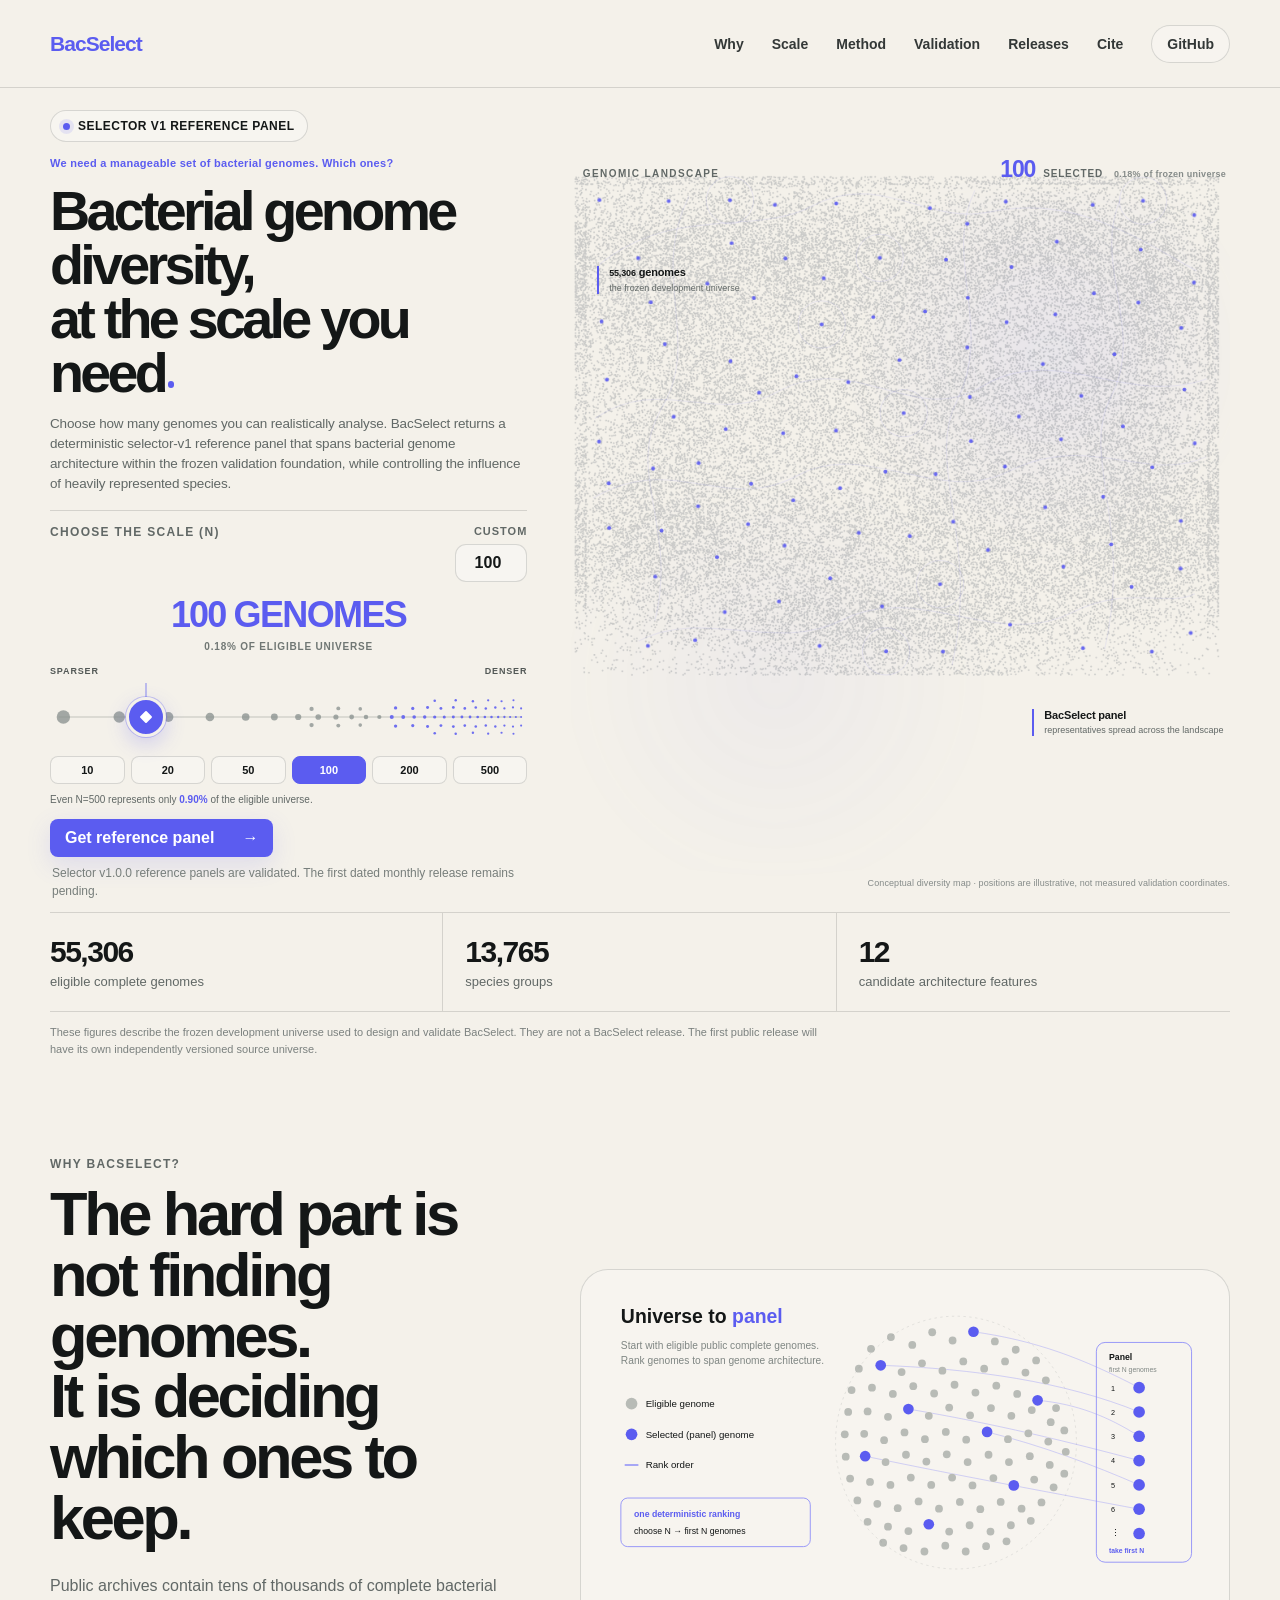
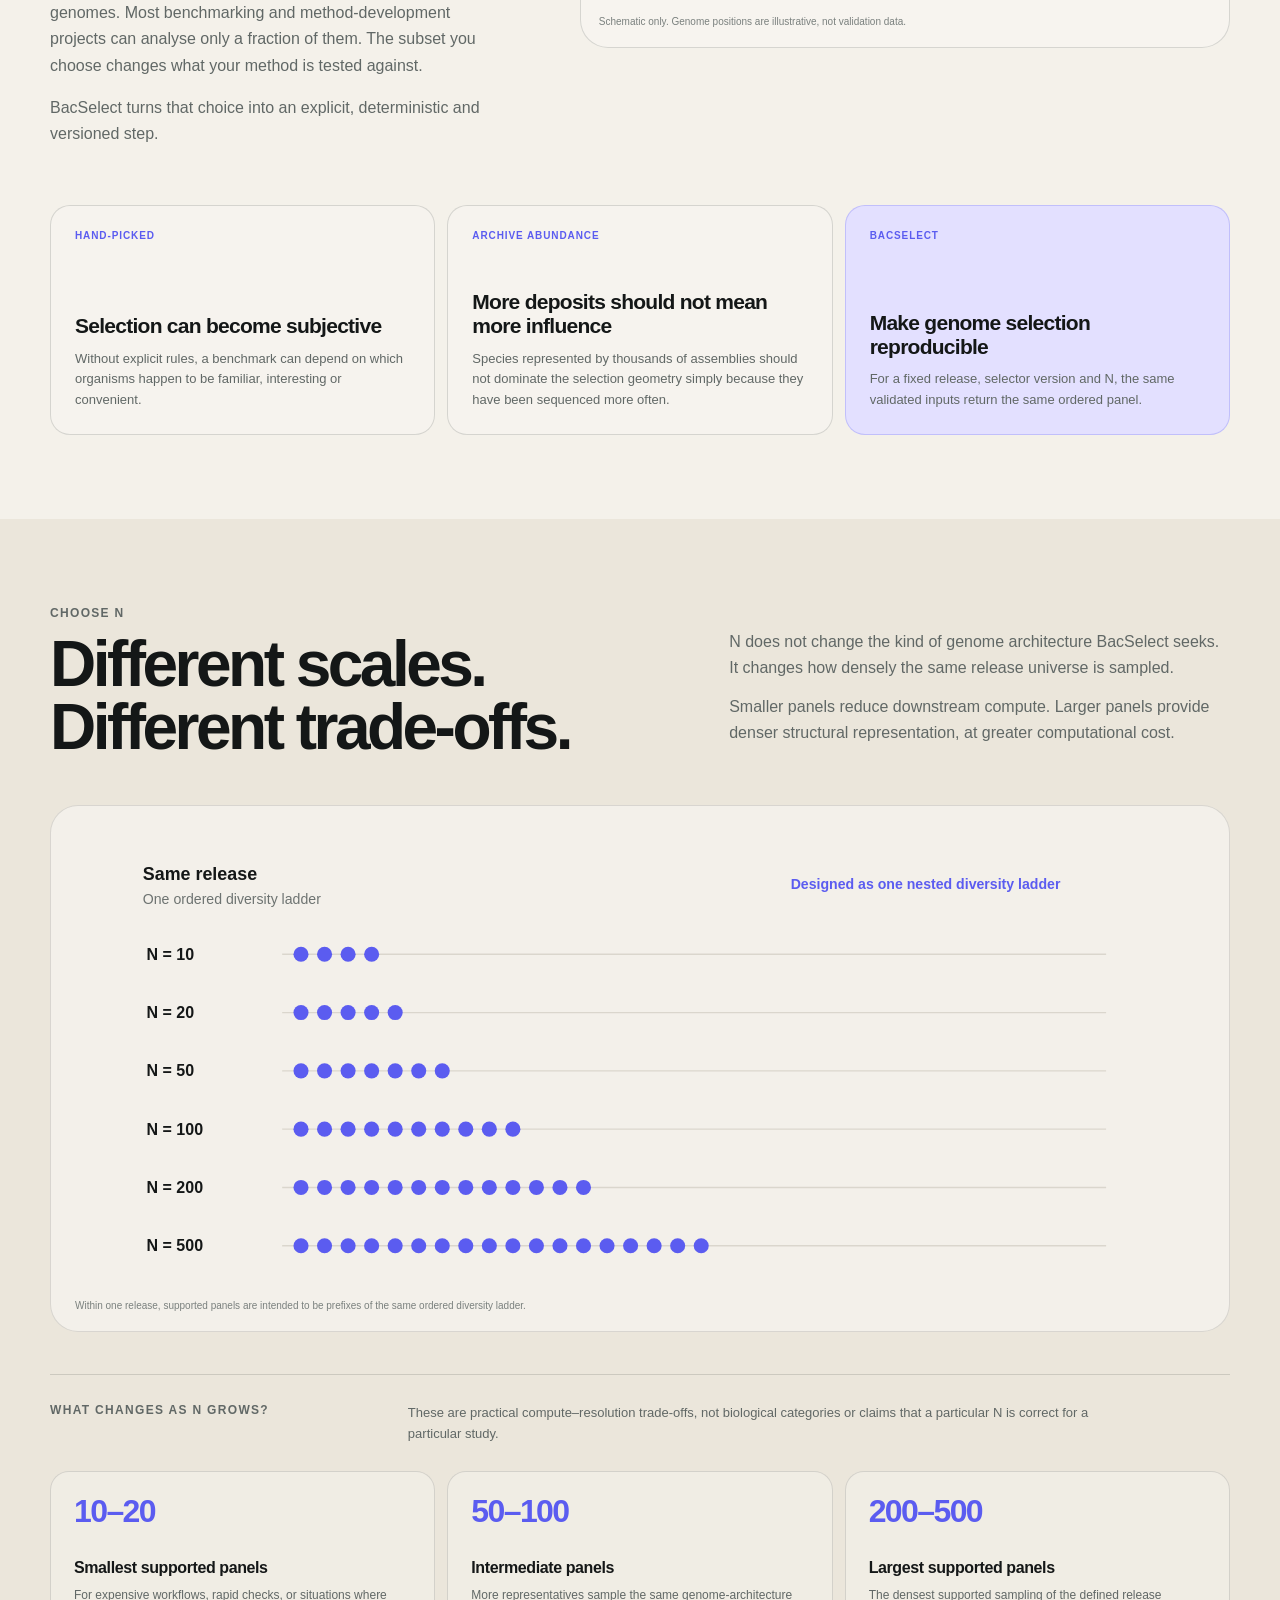
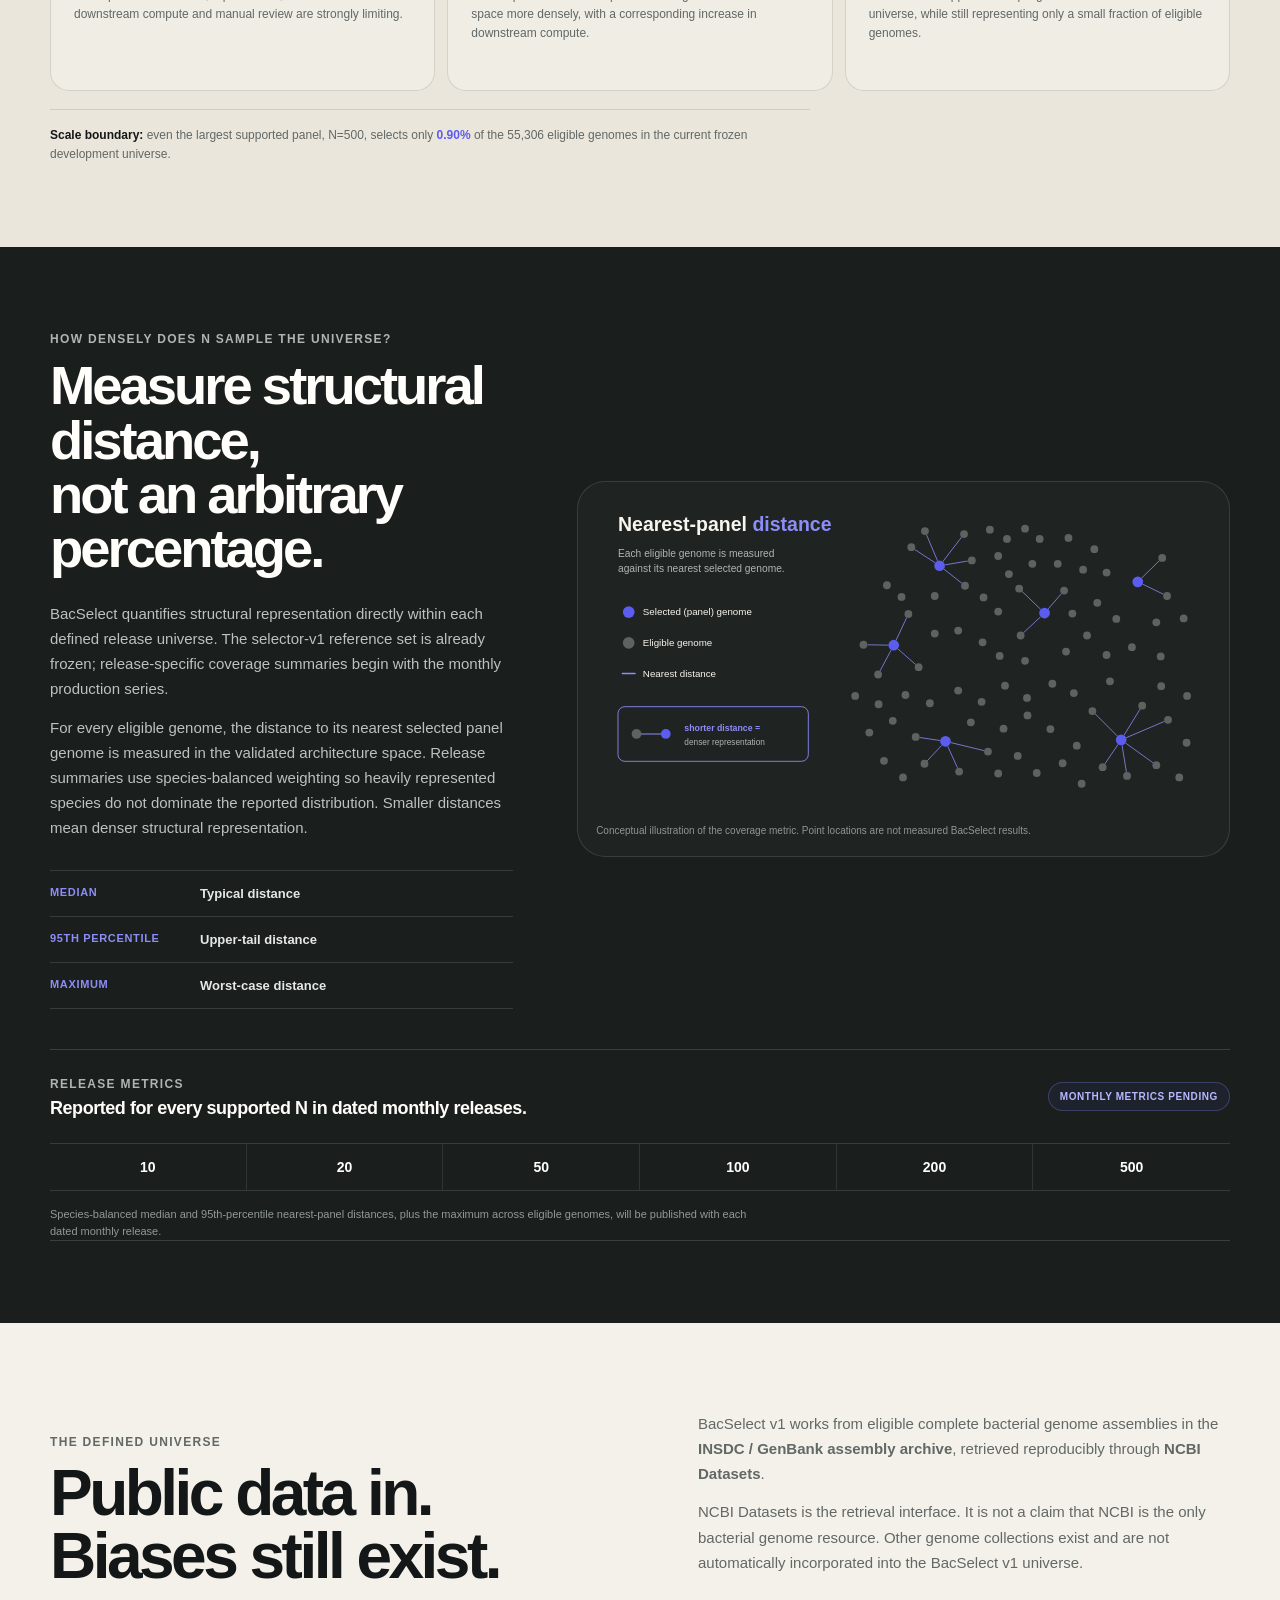
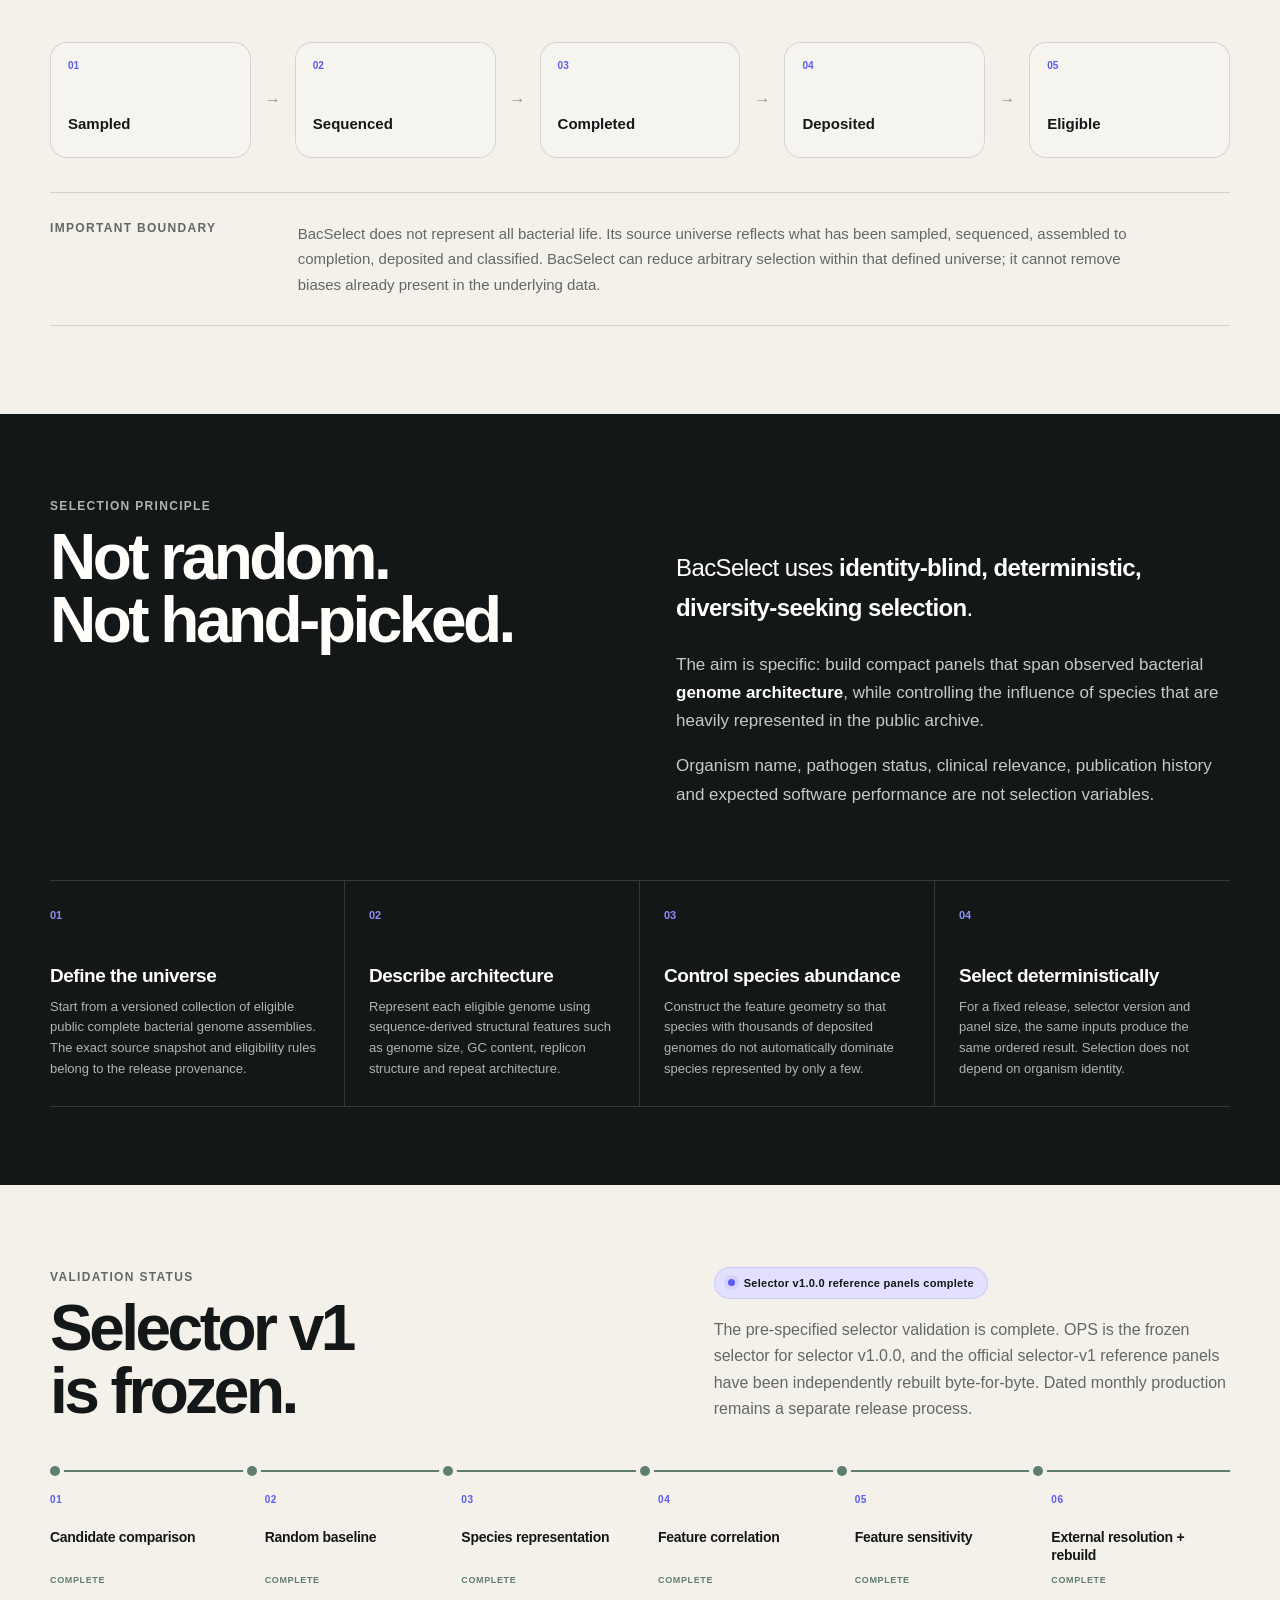
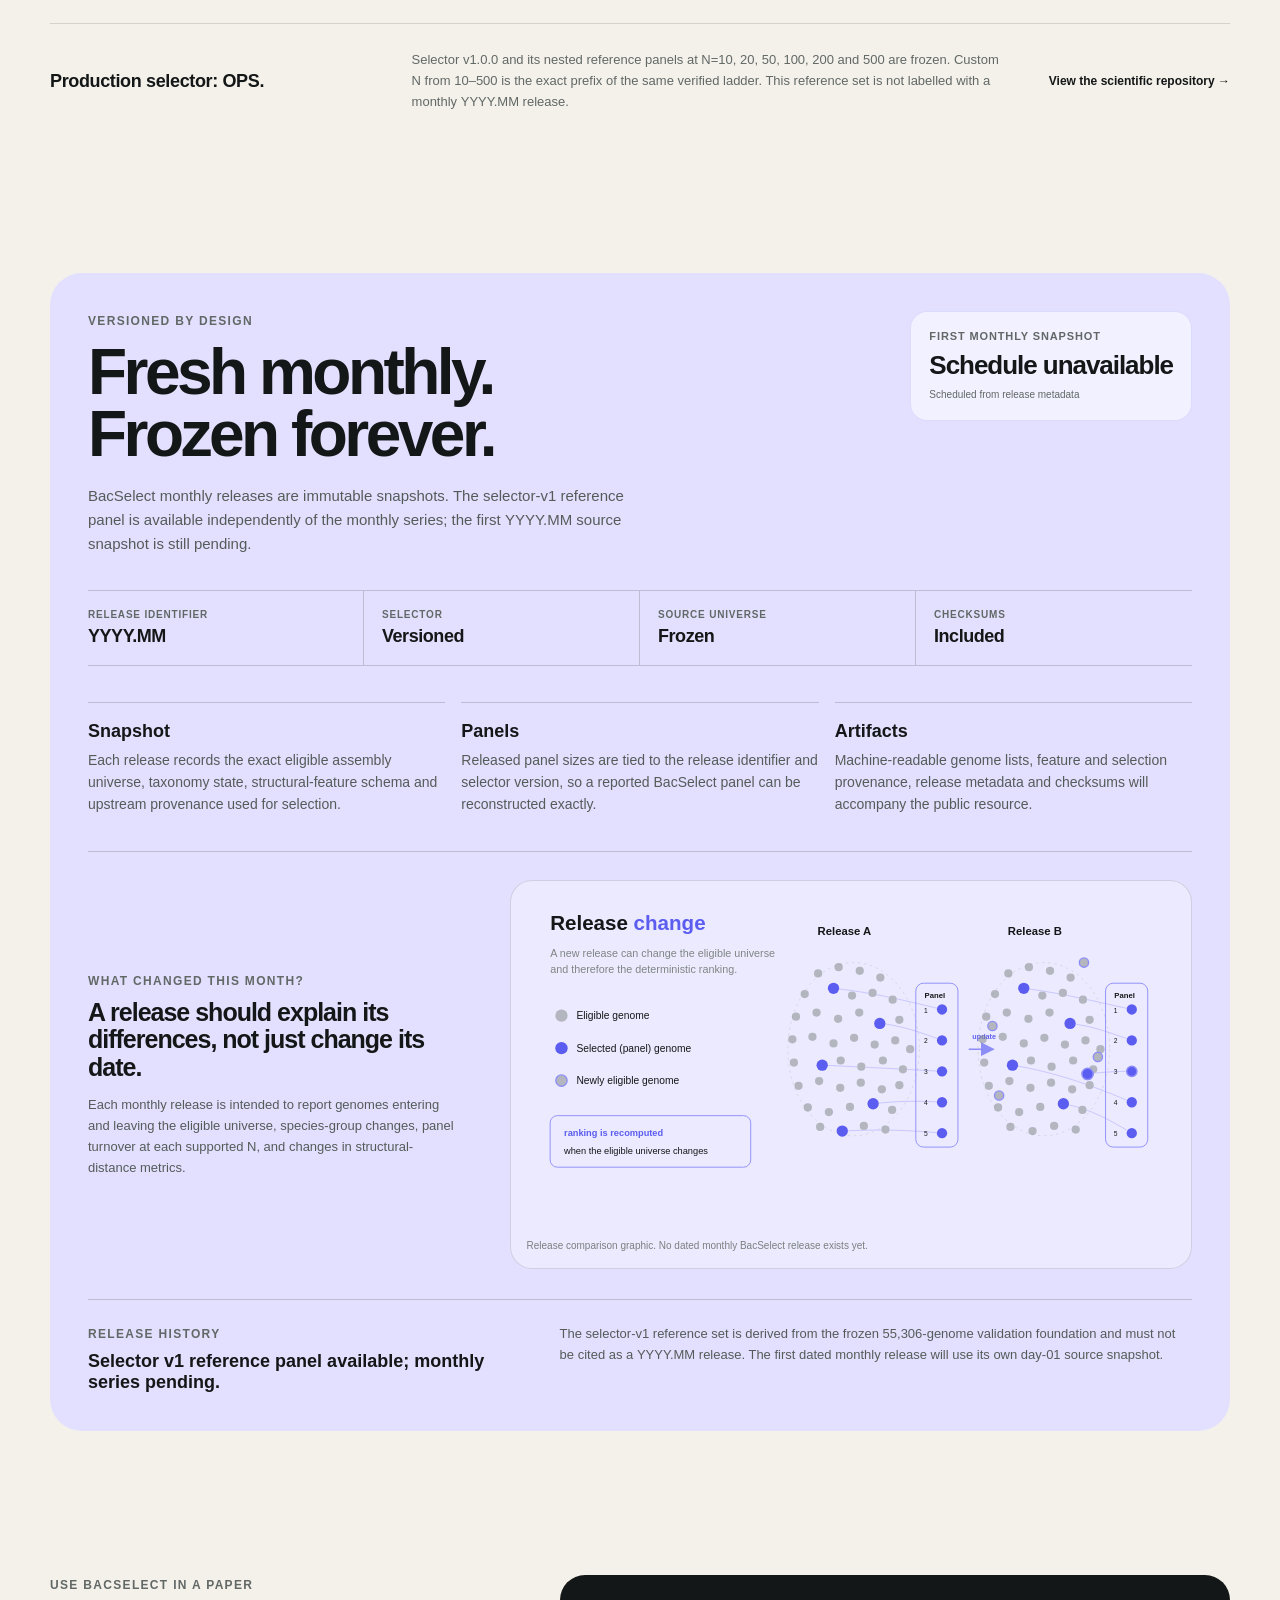
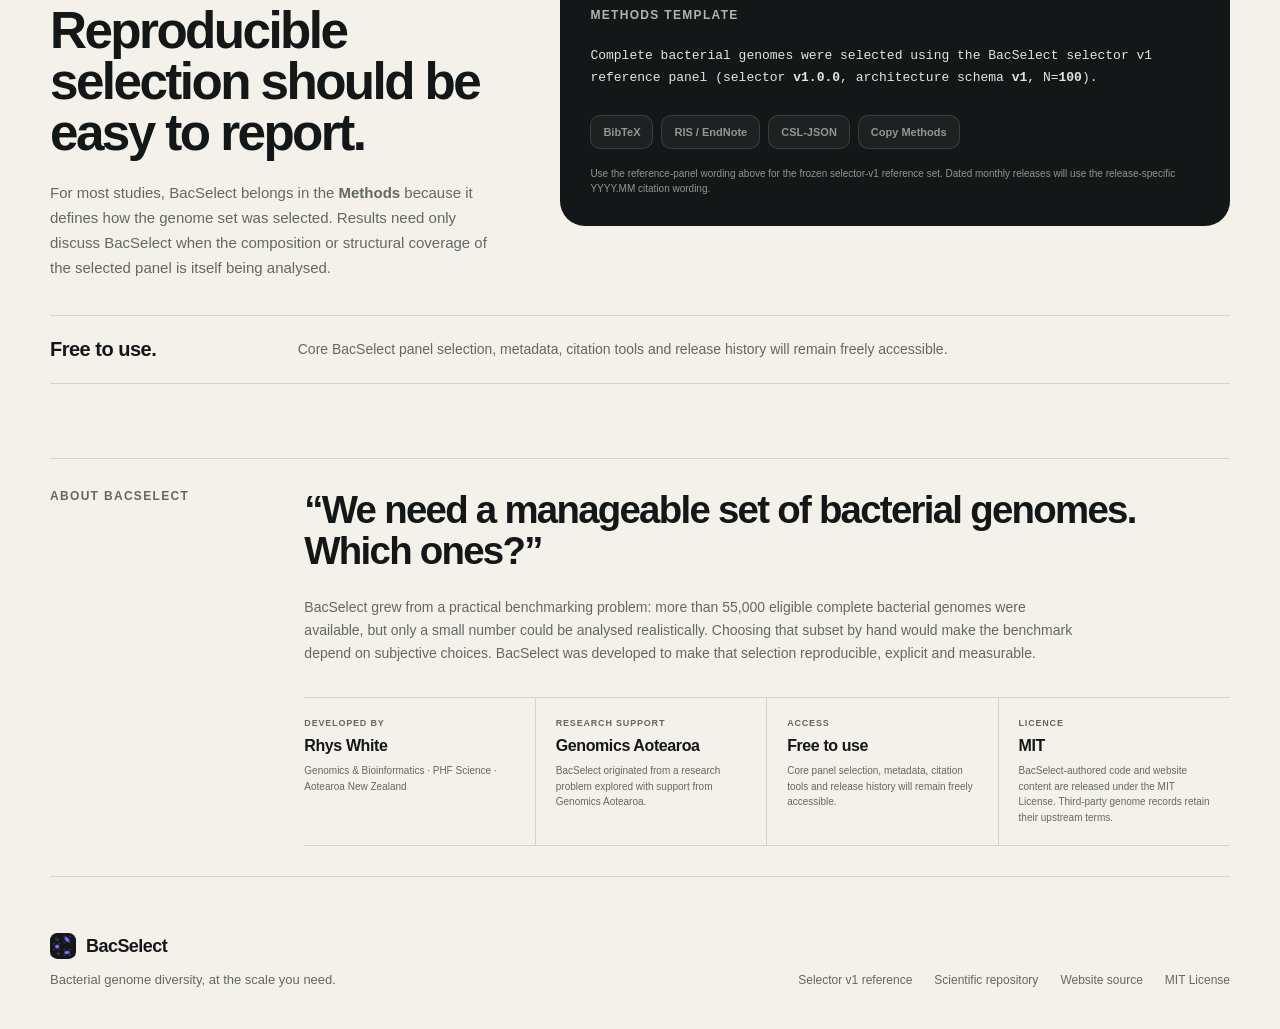
<file: index.html>
<!doctype html>
<html lang="en">
<head>
  <meta charset="utf-8">
  <meta name="viewport" content="width=device-width, initial-scale=1">

  <!-- SEO:BEGIN -->
  <title>BacSelect | Bacterial genome panel selection</title>
  <meta name="description" content="BacSelect selects reproducible bacterial genome panels that span genome architecture at a chosen scale for benchmarking and comparative genomics.">
  <meta name="robots" content="index,follow,max-image-preview:large">
  <meta name="theme-color" content="#f4f1ea">

  <meta property="og:title" content="BacSelect | Bacterial genome panel selection">
  <meta property="og:description" content="Reproducible bacterial genome panels that span genome architecture at the scale you need.">
  <meta property="og:type" content="website">
  <meta property="og:url" content="https://bacselect.github.io/">
  <meta property="og:site_name" content="BacSelect">
  <meta property="og:image" content="https://bacselect.github.io/assets/social-card.png">
  <meta property="og:image:type" content="image/png">
  <meta property="og:image:width" content="1200">
  <meta property="og:image:height" content="630">
  <meta property="og:image:alt" content="BacSelect: bacterial genome panel selection">

  <meta name="twitter:card" content="summary_large_image">
  <meta name="twitter:title" content="BacSelect | Bacterial genome panel selection">
  <meta name="twitter:description" content="Reproducible bacterial genome panels that span genome architecture at the scale you need.">
  <meta name="twitter:image" content="https://bacselect.github.io/assets/social-card.png">
  <meta name="twitter:image:alt" content="BacSelect: bacterial genome panel selection">

  <link rel="canonical" href="https://bacselect.github.io/">
  <link rel="icon" href="/assets/favicon-512.png" type="image/png" sizes="512x512">
  <link rel="icon" href="/assets/mark.svg" type="image/svg+xml">
  <link rel="apple-touch-icon" href="/assets/favicon-512.png">

  <script type="application/ld+json">
  {
    "@context": "https://schema.org",
    "@type": "WebSite",
    "@id": "https://bacselect.github.io/#website",
    "url": "https://bacselect.github.io/",
    "name": "BacSelect",
    "alternateName": "bacselect.github.io",
    "description": "BacSelect selects reproducible bacterial genome panels that span genome architecture at a chosen scale for benchmarking and comparative genomics.",
    "inLanguage": "en"
  }
  </script>
  <!-- SEO:END -->

  <link rel="stylesheet" href="assets/styles.css">
  <link rel="stylesheet" href="assets/atlas.css">
</head>
<body>
  <a class="skip-link" href="#main-content">Skip to content</a>

  <header class="site-header">
    <a class="brand" href="#top" aria-label="BacSelect home">
      <img src="assets/mark.svg" alt="" width="30" height="30">
      <span>BacSelect</span>
    </a>
    <nav aria-label="Primary navigation">
      <a href="#why">Why</a>
      <a href="#scale">Scale</a>
      <a href="#method">Method</a>
      <a href="#validation">Validation</a>
      <a href="#releases">Releases</a>
      <a href="#cite">Cite</a>
      <a
        id="scientificRepoLink"
        class="nav-cta"
        href="https://github.com/BacSelect/bacselect"
      >GitHub</a>
    </nav>
  </header>

  <main id="main-content">
    <div id="top"></div>
    <section class="hero shell">
      <div class="status-pill">
        <span class="status-dot" aria-hidden="true"></span>
        <span id="statusLabel">Selector v1 reference panel</span>
      </div>
      <div class="atlas-hero-grid">
        <div class="atlas-hero-copy">
          <p class="hero-question">We need a manageable set of bacterial genomes. Which ones?</p>
          <h1>Bacterial genome diversity,<br><em>at the scale you need</em></h1>
          <p class="hero-copy">Choose how many genomes you can realistically analyse. BacSelect returns a deterministic selector-v1 reference panel that spans bacterial genome architecture within the frozen validation foundation, while controlling the influence of heavily represented species.</p>
          <div id="explore" class="selector-card" aria-labelledby="selector-title">
            <div class="selector-heading">
              <span class="eyebrow" id="selector-title">Choose the scale (N)</span>
              <div class="custom-control">
                <label for="nInput">Custom</label>
                <input id="nInput" type="number" min="10" max="500" step="1" value="100" inputmode="numeric" aria-label="Custom number of genomes">
              </div>
            </div>

            <div id="genomeScale" class="genome-scale" style="--scale-position: 20.04%;">
              <div class="genome-scale-readout">
                <strong><span id="nValue">100</span> <span class="n-unit">genomes</span></strong>
                <span id="scaleShare" class="genome-scale-share"><span id="nShare">0.18%</span> of eligible universe</span>
              </div>

              <div class="genome-scale-labels" aria-hidden="true">
                <span>Sparser</span>
                <span>Denser</span>
              </div>

              <div class="genome-scale-visual">
                <svg class="genome-scale-dots" viewBox="0 0 1000 110" aria-hidden="true">
                  <line class="genome-scale-baseline" x1="18" y1="55" x2="986" y2="55"></line>
                  <g class="scale-dots-neutral">
                    <circle cx="28" cy="55" r="14"></circle><circle cx="145" cy="55" r="12"></circle><circle cx="248" cy="55" r="10.5"></circle>
                    <circle cx="335" cy="55" r="9"></circle><circle cx="410" cy="55" r="8"></circle><circle cx="470" cy="55" r="7.2"></circle>
                    <circle cx="520" cy="55" r="6.5"></circle><circle cx="562" cy="55" r="5.9"></circle><circle cx="599" cy="55" r="5.4"></circle>
                    <circle cx="632" cy="55" r="5"></circle><circle cx="662" cy="55" r="4.7"></circle><circle cx="690" cy="55" r="4.4"></circle>
                    <circle cx="548" cy="38" r="4.5"></circle><circle cx="604" cy="37" r="4.1"></circle><circle cx="650" cy="38" r="3.8"></circle>
                    <circle cx="548" cy="72" r="4.5"></circle><circle cx="604" cy="73" r="4.1"></circle><circle cx="650" cy="72" r="3.8"></circle>
                  </g>
                  <g class="scale-dots-accent">
                    <circle cx="716" cy="55" r="4.2"></circle><circle cx="740" cy="55" r="4"></circle><circle cx="763" cy="55" r="3.8"></circle>
                    <circle cx="785" cy="55" r="3.6"></circle><circle cx="806" cy="55" r="3.4"></circle><circle cx="826" cy="55" r="3.2"></circle>
                    <circle cx="845" cy="55" r="3.1"></circle><circle cx="863" cy="55" r="3"></circle><circle cx="880" cy="55" r="2.9"></circle>
                    <circle cx="896" cy="55" r="2.8"></circle><circle cx="911" cy="55" r="2.7"></circle><circle cx="925" cy="55" r="2.6"></circle>
                    <circle cx="939" cy="55" r="2.5"></circle><circle cx="952" cy="55" r="2.4"></circle><circle cx="964" cy="55" r="2.3"></circle>
                    <circle cx="976" cy="55" r="2.2"></circle><circle cx="987" cy="55" r="2.1"></circle>
                    <circle cx="724" cy="36" r="3.5"></circle><circle cx="760" cy="37" r="3.3"></circle><circle cx="791" cy="35" r="3.1"></circle>
                    <circle cx="819" cy="37" r="3"></circle><circle cx="845" cy="35" r="2.9"></circle><circle cx="869" cy="37" r="2.8"></circle>
                    <circle cx="892" cy="35" r="2.7"></circle><circle cx="913" cy="37" r="2.6"></circle><circle cx="933" cy="35" r="2.5"></circle>
                    <circle cx="952" cy="37" r="2.4"></circle><circle cx="970" cy="35" r="2.3"></circle><circle cx="987" cy="37" r="2.2"></circle>
                    <circle cx="724" cy="74" r="3.5"></circle><circle cx="760" cy="73" r="3.3"></circle><circle cx="791" cy="75" r="3.1"></circle>
                    <circle cx="819" cy="73" r="3"></circle><circle cx="845" cy="75" r="2.9"></circle><circle cx="869" cy="73" r="2.8"></circle>
                    <circle cx="892" cy="75" r="2.7"></circle><circle cx="913" cy="73" r="2.6"></circle><circle cx="933" cy="75" r="2.5"></circle>
                    <circle cx="952" cy="73" r="2.4"></circle><circle cx="970" cy="75" r="2.3"></circle><circle cx="987" cy="73" r="2.2"></circle>
                    <circle cx="806" cy="21" r="2.7"></circle><circle cx="850" cy="20" r="2.6"></circle><circle cx="886" cy="22" r="2.5"></circle>
                    <circle cx="918" cy="20" r="2.4"></circle><circle cx="946" cy="22" r="2.3"></circle><circle cx="971" cy="20" r="2.2"></circle>
                    <circle cx="806" cy="89" r="2.7"></circle><circle cx="850" cy="90" r="2.6"></circle><circle cx="886" cy="88" r="2.5"></circle>
                    <circle cx="918" cy="90" r="2.4"></circle><circle cx="946" cy="88" r="2.3"></circle><circle cx="971" cy="90" r="2.2"></circle>
                  </g>
                </svg>
                <div class="genome-scale-marker" aria-hidden="true"></div>
                <input id="nSlider" class="genome-scale-input" type="range" min="10" max="500" step="1" value="100" aria-label="Panel size in genomes" aria-describedby="scaleShare scaleBoundaryCompact">
              </div>
            </div>

            <div class="presets" aria-label="Common panel sizes">
              <button type="button" data-n="10">10</button>
              <button type="button" data-n="20">20</button>
              <button type="button" data-n="50">50</button>
              <button type="button" data-n="100" class="active">100</button>
              <button type="button" data-n="200">200</button>
              <button type="button" data-n="500">500</button>
            </div>
            <p id="scaleBoundaryCompact" class="genome-scale-boundary">Even N=<span id="scaleMaxN">500</span> represents only <strong id="scaleMaxShare">0.90%</strong> of the eligible universe.</p>
            <button id="buildButton" class="build-button" type="button">
              <span>Get reference panel</span>
              <span aria-hidden="true">→</span>
            </button>
            <p id="buildNote" class="build-note" role="status">Selector v1.0.0 reference panels are validated. The first dated monthly release remains pending.</p>
            <noscript>
              <p class="noscript-note">JavaScript is required for custom-N reference panels. Preset accession lists are published directly: <a href="data/reference-v1/panel-n10.txt">N=10</a>, <a href="data/reference-v1/panel-n20.txt">N=20</a>, <a href="data/reference-v1/panel-n50.txt">N=50</a>, <a href="data/reference-v1/panel-n100.txt">N=100</a>, <a href="data/reference-v1/panel-n200.txt">N=200</a>, and <a href="data/reference-v1/panel-n500.txt">N=500</a>.</p>
            </noscript>
          </div>
        </div>

        <div class="atlas-stage" aria-label="Conceptual BacSelect diversity map. Grey points represent the genome universe and purple points represent selected genomes.">
          <div class="atlas-stage-top" aria-hidden="true">
            <span class="atlas-kicker">Genomic landscape</span>
            <div class="atlas-readout"><strong id="atlasN">100</strong><span>selected</span><span id="atlasShare" class="atlas-share">0.18% of frozen universe</span></div>
          </div>
          <svg id="atlasMap" class="atlas-map" viewBox="0 0 820 650" role="img" aria-labelledby="atlasMapTitle atlasMapDesc">
            <title id="atlasMapTitle">BacSelect conceptual genomic diversity map</title>
            <desc id="atlasMapDesc">A dense grey genome universe with a nested set of purple selected representatives. Changing N changes the density of selected points.</desc>
          </svg>
          <div class="atlas-map-label universe" aria-hidden="true"><strong><span id="atlasUniverseCount">55,306</span> genomes</strong><span>the frozen development universe</span></div>
          <div class="atlas-map-label selection" aria-hidden="true"><strong>BacSelect panel</strong><span>representatives spread across the landscape</span></div>
          <p class="atlas-caption">Conceptual diversity map · positions are illustrative, not measured validation coordinates.</p>
        </div>
      </div>

      <section
        id="panelResult"
        class="result-panel"
        aria-labelledby="resultTitle"
        hidden
      >
        <div class="result-header">
          <div>
            <span class="eyebrow">Panel status</span>
            <h2 id="resultTitle">Selector v1 reference panel</h2>
            <p id="resultLead">The selector-v1 reference panel is validated and frozen. It is a reference set derived from the validation foundation, not a dated monthly BacSelect release.</p>
          </div>
          <div class="result-n">
            <strong id="resultN">100</strong>
            <span>genomes requested</span>
          </div>
        </div>

        <div class="result-meta">
          <div>
            <span>Panel identity</span>
            <strong id="resultRelease">Selector v1 reference</strong>
          </div>
          <div>
            <span>Selector version</span>
            <strong id="resultSelector">v1.0.0</strong>
          </div>
          <div>
            <span>Monthly release</span>
            <strong id="resultAvailability">Pending</strong>
          </div>
        </div>

        <div class="result-usage" aria-live="polite">
          <div>
            <span>
              Downloads for N=<strong id="resultDownloadN">100</strong>
            </span>
            <strong id="resultDownloadCount">—</strong>
            <small id="resultDownloadBreakdown">
              Download tracking is not yet connected.
            </small>
          </div>
        </div>

        <div class="result-actions">
          <details class="download-menu">
            <summary class="result-download">Download panel</summary>
            <div class="download-menu-list">
              <a
                id="referenceMetadataXlsx"
                class="download-option disabled"
                aria-disabled="true"
                data-download-format="xlsx"
              >
                <strong>Metadata</strong>
                <span>Excel · .xlsx</span>
              </a>
              <a
                id="referenceMetadataTsv"
                class="download-option disabled"
                aria-disabled="true"
                data-download-format="tsv"
              >
                <strong>Metadata</strong>
                <span>Tab-separated · .tsv</span>
              </a>
              <a
                id="referenceDownload"
                class="download-option disabled"
                aria-disabled="true"
                data-download-format="txt"
              >
                <strong>Accessions</strong>
                <span>Plain text · .txt</span>
              </a>
            </div>
          </details>

          <a
            id="referenceProvenance"
            class="result-download disabled"
            aria-disabled="true"
          >Provenance</a>

          <a
            id="resultRepoLink"
            href="https://github.com/BacSelect/bacselect"
          >View scientific repository <span aria-hidden="true">→</span></a>
        </div>

        <p id="resultNote" class="result-note">The frozen selector-v1 reference artifacts are published with this site. Choose N and select Get reference panel to download the exact prefix of the verified OPS ladder.</p>
      </section>

      <div class="foundation" aria-label="BacSelect development foundation universe">
        <div>
          <strong id="foundationGenomes">55,306</strong>
          <span>eligible complete genomes</span>
        </div>
        <div>
          <strong id="foundationSpecies">13,765</strong>
          <span>species groups</span>
        </div>
        <div>
          <strong id="foundationFeatures">12</strong>
          <span>candidate architecture features</span>
        </div>
      </div>
      <p class="foundation-note">These figures describe the frozen development universe used to design and validate BacSelect. They are not a BacSelect release. The first public release will have its own independently versioned source universe.</p>
    </section>

    <section id="why" class="section shell why-section">
      <div class="why-layout">
        <div class="section-intro-copy">
          <span class="eyebrow">Why BacSelect?</span>
          <h2>The hard part is not finding genomes.<br>It is deciding which ones to keep.</h2>
          <p>Public archives contain tens of thousands of complete bacterial genomes. Most benchmarking and method-development projects can analyse only a fraction of them. The subset you choose changes what your method is tested against.</p>
          <p>BacSelect turns that choice into an explicit, deterministic and versioned step.</p>
        </div>

        <figure class="science-figure universe-panel-figure">
          <img
            src="assets/universe-to-panel.svg"
            alt="A large uneven public genome universe is transformed into species-balanced architecture space and then reduced to a compact BacSelect panel."
          >
          <figcaption>Schematic only. Genome positions are illustrative, not validation data.</figcaption>
        </figure>
      </div>

      <div class="problem-grid">
        <article>
          <span class="problem-label">Hand-picked</span>
          <h3>Selection can become subjective</h3>
          <p>Without explicit rules, a benchmark can depend on which organisms happen to be familiar, interesting or convenient.</p>
        </article>

        <article>
          <span class="problem-label">Archive abundance</span>
          <h3>More deposits should not mean more influence</h3>
          <p>Species represented by thousands of assemblies should not dominate the selection geometry simply because they have been sequenced more often.</p>
        </article>

        <article class="problem-featured">
          <span class="problem-label">BacSelect</span>
          <h3>Make genome selection reproducible</h3>
          <p>For a fixed release, selector version and N, the same validated inputs return the same ordered panel.</p>
        </article>
      </div>
    </section>


    <section id="scale" class="section scale-section">
      <div class="shell">
        <div class="scale-heading">
          <div>
            <span class="eyebrow">Choose N</span>
            <h2>Different scales.<br>Different trade-offs.</h2>
          </div>
          <div class="scale-heading-copy">
            <p>N does not change the kind of genome architecture BacSelect seeks. It changes how densely the same release universe is sampled.</p>
            <p>Smaller panels reduce downstream compute. Larger panels provide denser structural representation, at greater computational cost.</p>
          </div>
        </div>

        <figure class="science-figure nested-panel-figure">
          <img
            src="assets/nested-panels.svg"
            alt="Illustration of the intended nested BacSelect panel design from N equals 10 through N equals 500, where earlier selections remain present as N increases."
          >
          <figcaption>Within one release, supported panels are intended to be prefixes of the same ordered diversity ladder.</figcaption>
        </figure>

        <div class="use-scale-heading">
          <span class="eyebrow">What changes as N grows?</span>
          <p>These are practical compute–resolution trade-offs, not biological categories or claims that a particular N is correct for a particular study.</p>
        </div>

        <div class="use-scale-grid">
          <article>
            <strong>10–20</strong>
            <span>Smallest supported panels</span>
            <p>For expensive workflows, rapid checks, or situations where downstream compute and manual review are strongly limiting.</p>
          </article>

          <article>
            <strong>50–100</strong>
            <span>Intermediate panels</span>
            <p>More representatives sample the same genome-architecture space more densely, with a corresponding increase in downstream compute.</p>
          </article>

          <article>
            <strong>200–500</strong>
            <span>Largest supported panels</span>
            <p>The densest supported sampling of the defined release universe, while still representing only a small fraction of eligible genomes.</p>
          </article>
        </div>
        <p class="scale-boundary-note"><strong>Scale boundary:</strong> even the largest supported panel, N=<span id="scaleSectionMaxN">500</span>, selects only <span id="scaleSectionMaxShare">0.90%</span> of the <span id="scaleBoundaryUniverse">55,306</span> eligible genomes in the current frozen development universe.</p>
      </div>
    </section>


    <section id="coverage" class="section coverage-section">
      <div class="shell">
        <div class="coverage-layout">
          <div class="coverage-copy">
            <span class="eyebrow">How densely does N sample the universe?</span>
            <h2>Measure structural distance,<br>not an arbitrary percentage.</h2>
            <p>BacSelect quantifies structural representation directly within each defined release universe. The selector-v1 reference set is already frozen; release-specific coverage summaries begin with the monthly production series.</p>
            <p>For every eligible genome, the distance to its nearest selected panel genome is measured in the validated architecture space. Release summaries use species-balanced weighting so heavily represented species do not dominate the reported distribution. Smaller distances mean denser structural representation.</p>

            <div class="coverage-metrics">
              <div>
                <span>Median</span>
                <strong>Typical distance</strong>
              </div>
              <div>
                <span>95th percentile</span>
                <strong>Upper-tail distance</strong>
              </div>
              <div>
                <span>Maximum</span>
                <strong>Worst-case distance</strong>
              </div>
            </div>
          </div>

          <figure class="science-figure nearest-distance-figure">
            <img
              src="assets/nearest-distance.svg"
              alt="Genome points connected to their nearest selected panel genome, illustrating nearest-panel structural distance."
            >
            <figcaption>Conceptual illustration of the coverage metric. Point locations are not measured BacSelect results.</figcaption>
          </figure>
        </div>

        <div class="coverage-release-preview">
          <div class="coverage-release-top">
            <div>
              <span class="eyebrow">Release metrics</span>
              <strong>Reported for every supported N in dated monthly releases.</strong>
            </div>
            <span class="pending-badge">Monthly metrics pending</span>
          </div>

          <div class="coverage-n-preview" aria-label="Planned BacSelect panel sizes">
            <span>10</span>
            <span>20</span>
            <span>50</span>
            <span>100</span>
            <span>200</span>
            <span>500</span>
          </div>

            <p class="coverage-preview-note">
              Species-balanced median and 95th-percentile nearest-panel distances,
              plus the maximum across eligible genomes, will be published with each
              dated monthly release.
            </p>
        </div>
      </div>
    </section>


    <section id="universe" class="section shell universe-section">
      <div class="universe-heading">
        <div>
          <span class="eyebrow">The defined universe</span>
          <h2>Public data in.<br>Biases still exist.</h2>
        </div>

        <div class="universe-heading-copy">
          <p>BacSelect v1 works from eligible complete bacterial genome assemblies in the <strong>INSDC / GenBank assembly archive</strong>, retrieved reproducibly through <strong>NCBI Datasets</strong>.</p>
          <p>NCBI Datasets is the retrieval interface. It is not a claim that NCBI is the only bacterial genome resource. Other genome collections exist and are not automatically incorporated into the BacSelect v1 universe.</p>
        </div>
      </div>

      <div class="universe-path">
        <div>
          <span>01</span>
          <strong>Sampled</strong>
        </div>
        <i aria-hidden="true">→</i>
        <div>
          <span>02</span>
          <strong>Sequenced</strong>
        </div>
        <i aria-hidden="true">→</i>
        <div>
          <span>03</span>
          <strong>Completed</strong>
        </div>
        <i aria-hidden="true">→</i>
        <div>
          <span>04</span>
          <strong>Deposited</strong>
        </div>
        <i aria-hidden="true">→</i>
        <div>
          <span>05</span>
          <strong>Eligible</strong>
        </div>
      </div>

      <div class="universe-boundary">
        <span class="eyebrow">Important boundary</span>
        <p>BacSelect does not represent all bacterial life. Its source universe reflects what has been sampled, sequenced, assembled to completion, deposited and classified. BacSelect can reduce arbitrary selection within that defined universe; it cannot remove biases already present in the underlying data.</p>
      </div>
    </section>


    <section id="method" class="section method-section">
      <div class="shell">
        <div class="method-grid">
          <div>
            <span class="eyebrow">Selection principle</span>
            <h2>Not random.<br>Not hand-picked.</h2>
          </div>
          <div class="method-copy">
            <p class="lead">BacSelect uses <strong>identity-blind, deterministic, diversity-seeking selection</strong>.</p>
            <p>The aim is specific: build compact panels that span observed bacterial <strong>genome architecture</strong>, while controlling the influence of species that are heavily represented in the public archive.</p>
            <p>Organism name, pathogen status, clinical relevance, publication history and expected software performance are not selection variables.</p>
          </div>
        </div>

        <div class="method-facts" aria-label="BacSelect method overview">
          <article>
            <span>01</span>
            <h3>Define the universe</h3>
            <p>Start from a versioned collection of eligible public complete bacterial genome assemblies. The exact source snapshot and eligibility rules belong to the release provenance.</p>
          </article>

          <article>
            <span>02</span>
            <h3>Describe architecture</h3>
            <p>Represent each eligible genome using sequence-derived structural features such as genome size, GC content, replicon structure and repeat architecture.</p>
          </article>

          <article>
            <span>03</span>
            <h3>Control species abundance</h3>
            <p>Construct the feature geometry so that species with thousands of deposited genomes do not automatically dominate species represented by only a few.</p>
          </article>

          <article>
            <span>04</span>
            <h3>Select deterministically</h3>
            <p>For a fixed release, selector version and panel size, the same inputs produce the same ordered result. Selection does not depend on organism identity.</p>
          </article>
        </div>

      </div>
    </section>

    <section id="validation" class="section shell validation-section">
      <div class="validation-heading">
        <div>
          <span class="eyebrow">Validation status</span>
          <h2>Selector v1<br>is frozen.</h2>
        </div>

        <div class="validation-heading-copy">
          <div class="validation-state">
            <span class="validation-state-dot" aria-hidden="true"></span>
            <span>Selector v1.0.0 reference panels complete</span>
          </div>
          <p>The pre-specified selector validation is complete. OPS is the frozen selector for selector v1.0.0, and the official selector-v1 reference panels have been independently rebuilt byte-for-byte. Dated monthly production remains a separate release process.</p>
        </div>
      </div>

      <div
        class="validation-roadmap"
        aria-label="BacSelect validation progress"
      >
        <article class="validation-node complete">
          <span>01</span>
          <strong>Candidate comparison</strong>
          <small>Complete</small>
        </article>

        <article class="validation-node complete">
          <span>02</span>
          <strong>Random baseline</strong>
          <small>Complete</small>
        </article>

        <article class="validation-node complete">
          <span>03</span>
          <strong>Species representation</strong>
          <small>Complete</small>
        </article>

        <article class="validation-node complete">
          <span>04</span>
          <strong>Feature correlation</strong>
          <small>Complete</small>
        </article>

        <article class="validation-node complete">
          <span>05</span>
          <strong>Feature sensitivity</strong>
          <small>Complete</small>
        </article>

        <article class="validation-node complete">
          <span>06</span>
          <strong>External resolution + rebuild</strong>
          <small>Complete</small>
        </article>
      </div>

      <div class="validation-summary">
        <strong>Production selector: OPS.</strong>
        <p>Selector v1.0.0 and its nested reference panels at N=10, 20, 50, 100, 200 and 500 are frozen. Custom N from 10–500 is the exact prefix of the same verified ladder. This reference set is not labelled with a monthly <code>YYYY.MM</code> release.</p>
        <a href="https://github.com/BacSelect/bacselect">View the scientific repository <span aria-hidden="true">→</span></a>
      </div>
    </section>

    <section id="releases" class="section shell">
      <div class="release-card">
        <div class="release-top">
          <div>
            <span class="eyebrow">Versioned by design</span>
            <h2>Fresh monthly.<br>Frozen forever.</h2>
            <p class="release-intro">BacSelect monthly releases are immutable snapshots. The selector-v1 reference panel is available independently of the monthly series; the first <code>YYYY.MM</code> source snapshot is still pending.</p>
          </div>
          <div class="release-badge release-countdown">
            <span id="releaseCountdownLabel">First monthly snapshot</span>
            <strong id="releaseCountdown">Calculating…</strong>
            <small id="releaseCountdownDate">
              Scheduled from release metadata
            </small>
          </div>
        </div>

        <div class="release-identity">
          <div>
            <span>Release identifier</span>
            <strong>YYYY.MM</strong>
          </div>
          <div>
            <span>Selector</span>
            <strong>Versioned</strong>
          </div>
          <div>
            <span>Source universe</span>
            <strong>Frozen</strong>
          </div>
          <div>
            <span>Checksums</span>
            <strong>Included</strong>
          </div>
        </div>

        <div class="release-grid">
          <div>
            <h3>Snapshot</h3>
            <p>Each release records the exact eligible assembly universe, taxonomy state, structural-feature schema and upstream provenance used for selection.</p>
          </div>
          <div>
            <h3>Panels</h3>
            <p>Released panel sizes are tied to the release identifier and selector version, so a reported BacSelect panel can be reconstructed exactly.</p>
          </div>
          <div>
            <h3>Artifacts</h3>
            <p>Machine-readable genome lists, feature and selection provenance, release metadata and checksums will accompany the public resource.</p>
          </div>
        </div>

        <div class="release-change">
          <div class="release-change-copy">
            <span class="eyebrow">What changed this month?</span>
            <h3>A release should explain its differences, not just change its date.</h3>
            <p>Each monthly release is intended to report genomes entering and leaving the eligible universe, species-group changes, panel turnover at each supported N, and changes in structural-distance metrics.</p>
          </div>

          <figure class="science-figure release-change-figure">
            <img
              src="assets/release-change.svg"
              alt="A schematic comparison of previous and current BacSelect releases showing genome and panel changes."
            >
            <figcaption>Release comparison graphic. No dated monthly BacSelect release exists yet.</figcaption>
          </figure>
        </div>

        <div class="release-history">
          <div>
            <span class="eyebrow">Release history</span>
            <strong>Selector v1 reference panel available; monthly series pending.</strong>
          </div>
          <p>The selector-v1 reference set is derived from the frozen 55,306-genome validation foundation and must not be cited as a <code>YYYY.MM</code> release. The first dated monthly release will use its own day-01 source snapshot.</p>
        </div>
      </div>
    </section>

    <section id="cite" class="section shell cite-section">
      <div class="cite-layout">
        <div>
          <span class="eyebrow">Use BacSelect in a paper</span>
          <h2>Reproducible selection should be easy to report.</h2>
          <p>For most studies, BacSelect belongs in the <strong>Methods</strong> because it defines how the genome set was selected. Results need only discuss BacSelect when the composition or structural coverage of the selected panel is itself being analysed.</p>
        </div>

        <div class="methods-card">
          <span class="eyebrow">Methods template</span>
          <p id="methodsTemplate">Complete bacterial genomes were selected using the BacSelect selector v1 reference panel (selector <strong>v1.0.0</strong>, architecture schema <strong>v1</strong>, N=<strong id="methodsN">100</strong>).</p>

          <div class="citation-actions">
            <button type="button" disabled>BibTeX</button>
            <button type="button" disabled>RIS / EndNote</button>
            <button type="button" disabled>CSL-JSON</button>
            <button id="copyMethodsButton" type="button">Copy Methods</button>
          </div>

          <small>Use the reference-panel wording above for the frozen selector-v1 reference set. Dated monthly releases will use the release-specific <code>YYYY.MM</code> citation wording.</small>
        </div>
      </div>

      <div class="free-strip">
        <strong>Free to use.</strong>
        <p>Core BacSelect panel selection, metadata, citation tools and release history will remain freely accessible.</p>
      </div>
    </section>


    <section id="about" class="section shell origin-section">
      <div class="origin-card">
        <span class="eyebrow">About BacSelect</span>
        <blockquote>“We need a manageable set of bacterial genomes. Which ones?”</blockquote>
        <p>BacSelect grew from a practical benchmarking problem: more than 55,000 eligible complete bacterial genomes were available, but only a small number could be analysed realistically. Choosing that subset by hand would make the benchmark depend on subjective choices. BacSelect was developed to make that selection reproducible, explicit and measurable.</p>

        <div class="project-meta-grid">
          <div>
            <span>Developed by</span>
            <strong>Rhys White</strong>
            <small>Genomics &amp; Bioinformatics · PHF Science · Aotearoa New Zealand</small>
          </div>

          <div>
            <span>Research support</span>
            <strong>Genomics Aotearoa</strong>
            <small>BacSelect originated from a research problem explored with support from Genomics Aotearoa.</small>
          </div>

          <div>
            <span>Access</span>
            <strong>Free to use</strong>
            <small>Core panel selection, metadata, citation tools and release history will remain freely accessible.</small>
          </div>

          <div>
            <span>Licence</span>
            <strong>MIT</strong>
            <small>BacSelect-authored code and website content are released under the MIT License. Third-party genome records retain their upstream terms.</small>
          </div>
        </div>
      </div>
    </section>
  </main>

  <footer class="site-footer shell">
    <div>
      <a class="brand footer-brand" href="#top"><img src="assets/mark.svg" alt="" width="26" height="26"><span>BacSelect</span></a>
      <p>Bacterial genome diversity, at the scale you need.</p>
    </div>
    <div class="footer-meta">
      <span>Selector v1 reference</span>
      <a
        href="https://github.com/BacSelect/bacselect"
      >Scientific repository</a>
      <a
        id="websiteRepoLink"
        href="https://github.com/BacSelect/bacselect.github.io"
      >Website source</a>
      <a href="LICENSE">MIT License</a>
    </div>
  </footer>

  <script src="assets/panel-downloads.js?v=20260901-downloads2"></script>
  <script src="assets/app.js?v=20260901-downloads2"></script>
  <script src="assets/atlas.js"></script>
  <script src="assets/release-metrics.js?v=20260901-downloads2"></script>
</body>
</html>
</file>
<file: assets/styles.css>
:root {
  --paper: #f4f1ea;
  --paper-2: #ebe6db;
  --ink: #141717;
  --muted: #616866;
  --line: rgba(20, 23, 23, 0.14);
  --accent: #5b5cf0;
  --accent-soft: #e3e0ff;
  --white: #fffefa;
  --max: 1180px;
  --radius: 24px;
}* { box-sizing: border-box; }html { scroll-behavior: smooth; }.skip-link {
  position: fixed;
  top: 10px;
  left: 10px;
  z-index: 1000;
  transform: translateY(-160%);
  padding: 10px 14px;
  border-radius: 10px;
  background: var(--ink);
  color: var(--white);
  font-size: 13px;
  font-weight: 720;
  text-decoration: none;
  transition: transform .15s ease;
}.skip-link:focus {
  transform: translateY(0);
}html {
  scroll-padding-top: 104px;
}

body {
  margin: 0;
  background: var(--paper);
  color: var(--ink);
  font-family: Inter, ui-sans-serif, -apple-system, BlinkMacSystemFont, "Segoe UI", sans-serif;
  -webkit-font-smoothing: antialiased;
}button,
input { font: inherit; }a { color: inherit; }.shell { width: min(calc(100% - 48px), var(--max)); margin-inline: auto; }.site-header {
  position: sticky;
  top: 0;
  z-index: 100;
  width: 100%;
  margin: 0;
  height: 88px;
  padding-inline: max(24px, calc((100% - var(--max)) / 2));
  box-sizing: border-box;
  display: flex;
  align-items: center;
  justify-content: space-between;
  border-bottom: 1px solid var(--line);
  background: var(--paper);
}.brand { display: inline-flex; align-items: center; gap: 10px; font-weight: 760; letter-spacing: -0.03em; text-decoration: none; font-size: 20px; }.brand img { display: block; }nav { display: flex; align-items: center; gap: 28px; font-size: 14px; font-weight: 620; }nav a { text-decoration: none; color: #333837; }nav a:hover { color: var(--accent); }.nav-cta { border: 1px solid var(--line); border-radius: 999px; padding: 10px 15px; background: rgba(255,255,255,.25); }.hero { padding: 60px 0 72px; }.status-pill { display: inline-flex; gap: 8px; align-items: center; padding: 8px 12px; border: 1px solid var(--line); border-radius: 999px; font-size: 12px; font-weight: 700; letter-spacing: .04em; text-transform: uppercase; background: rgba(255,255,255,.28); }.status-pill .status-dot { width: 7px; height: 7px; border-radius: 50%; background: var(--accent); box-shadow: 0 0 0 4px rgba(91,92,240,.12); }h1 { margin: 28px 0 24px; max-width: 1120px; font-size: clamp(56px, 8.4vw, 112px); line-height: .89; letter-spacing: -.075em; font-weight: 730; }h1 em { color: var(--accent); font-style: normal; }.hero-copy { max-width: 760px; margin: 0 0 46px; color: var(--muted); font-size: clamp(18px, 2vw, 22px); line-height: 1.52; letter-spacing: -.018em; }.selector-card { max-width: 780px; background: var(--ink); color: var(--white); border-radius: 30px; padding: 30px; box-shadow: 0 22px 60px rgba(20,23,23,.11); }.selector-heading { display: flex; justify-content: space-between; align-items: flex-start; gap: 20px; }.eyebrow { display: inline-block; color: var(--muted); font-size: 12px; font-weight: 780; letter-spacing: .11em; text-transform: uppercase; }.selector-card .eyebrow { color: #aeb5b3; }.n-display { margin-top: 8px; display: flex; gap: 12px; align-items: baseline; }#nValue { font-size: 58px; line-height: 1; font-weight: 720; letter-spacing: -.055em; font-variant-numeric: tabular-nums; }.n-unit { color: #aeb5b3; font-size: 16px; }.custom-control { display: grid; gap: 7px; justify-items: end; }.custom-control label { color: #aeb5b3; font-size: 11px; font-weight: 760; letter-spacing: .09em; text-transform: uppercase; }.custom-control input { width: 92px; border: 1px solid rgba(255,255,255,.16); border-radius: 11px; padding: 9px 10px; background: rgba(255,255,255,.055); color: var(--white); text-align: right; font-weight: 700; font-variant-numeric: tabular-nums; outline: none; }.custom-control input:focus { border-color: var(--accent); box-shadow: 0 0 0 3px rgba(91,92,240,.16); }input[type="range"] { width: 100%; margin: 30px 0 22px; accent-color: var(--accent); }.presets { display: grid; grid-template-columns: repeat(6, 1fr); gap: 8px; }.presets button { border: 1px solid rgba(255,255,255,.14); color: #d9dddc; background: rgba(255,255,255,.045); border-radius: 12px; padding: 12px 8px; cursor: pointer; transition: .18s ease; }.presets button:hover,
.presets button.active { border-color: var(--accent); background: var(--accent); color: white; transform: translateY(-1px); }.build-button { margin-top: 24px; width: 100%; border: 0; border-radius: 15px; padding: 16px 18px; display: flex; align-items: center; justify-content: space-between; background: var(--white); color: var(--ink); font-weight: 760; cursor: pointer; }.build-button:hover { background: var(--accent-soft); }.noscript-note {
  margin: 10px 0 0;
  color: #aeb5b3;
  font-size: 11px;
  line-height: 1.55;
}.build-note { min-height: 20px; margin: 14px 2px 0; color: #aeb5b3; font-size: 12px; line-height: 1.5; }.foundation { display: grid; grid-template-columns: repeat(3, 1fr); margin-top: 62px; border-top: 1px solid var(--line); border-bottom: 1px solid var(--line); }.foundation div { padding: 22px 22px 22px 0; border-right: 1px solid var(--line); }.foundation div:not(:first-child) { padding-left: 22px; }.foundation div:last-child { border-right: 0; }.foundation strong { display: block; font-size: 30px; letter-spacing: -.05em; }.foundation span { display: block; margin-top: 5px; color: var(--muted); font-size: 13px; }.foundation-note { max-width: 780px; margin: 12px 0 0; color: #7b817f; font-size: 11px; line-height: 1.55; }.section { padding: 112px 0; }#how {
  padding-top: 72px;
}.section-intro { display: grid; grid-template-columns: 1.15fr .85fr; column-gap: 90px; align-items: end; }.section-intro h2,
.method-grid h2,
.release-top h2 { margin: 12px 0 0; font-size: clamp(42px, 5vw, 68px); line-height: .98; letter-spacing: -.055em; }.section-intro p { margin: 0; color: var(--muted); font-size: 18px; line-height: 1.6; }.steps-grid { display: grid; grid-template-columns: repeat(3, 1fr); gap: 16px; margin-top: 58px; }.steps-grid article { min-height: 285px; padding: 26px; border: 1px solid var(--line); border-radius: var(--radius); background: rgba(255,255,255,.22); display: flex; flex-direction: column; }.step-number { color: var(--accent); font-size: 12px; font-weight: 800; }.steps-grid h3 { margin: auto 0 12px; font-size: 24px; letter-spacing: -.035em; }.steps-grid p { margin: 0; color: var(--muted); font-size: 14px; line-height: 1.6; }.method-section {
  background: var(--ink);
  color: var(--white);
  padding-bottom: 88px;
}.method-grid { display: grid; grid-template-columns: 1fr 1fr; gap: 90px; }.method-grid .eyebrow { color: #aeb5b3; }.method-copy { padding-top: 28px; }.method-copy p { color: #c5cac8; font-size: 17px; line-height: 1.65; }.method-copy .lead { color: var(--white); font-size: 24px; letter-spacing: -.025em; }.method-copy strong { color: white; }.text-link { display: inline-flex; gap: 8px; margin-top: 18px; color: white; text-decoration: none; font-weight: 700; border-bottom: 1px solid #666e6b; padding-bottom: 5px; }.text-link:hover { color: #b9b8ff; }.method-facts {
  display: grid;
  grid-template-columns: repeat(4, 1fr);
  margin-top: 68px;
  border-top: 1px solid rgba(255,255,255,.15);
  border-bottom: 1px solid rgba(255,255,255,.15);
}.method-facts article {
  min-height: 250px;
  padding: 24px 24px 26px 0;
  border-right: 1px solid rgba(255,255,255,.15);
}.method-facts article:not(:first-child) {
  padding-left: 24px;
}.method-facts article:last-child {
  border-right: 0;
}.method-facts article > span {
  color: #8d8df8;
  font-size: 11px;
  font-weight: 800;
}.method-facts h3 {
  margin: 62px 0 10px;
  font-size: 19px;
  letter-spacing: -.025em;
}.method-facts p {
  margin: 0;
  color: #aeb5b3;
  font-size: 13px;
  line-height: 1.6;
}.validation-section {
  padding-top: 104px;
}.validation-heading {
  display: grid;
  grid-template-columns: 1fr .9fr;
  gap: 90px;
  align-items: end;
}.validation-heading h2 {
  margin: 12px 0 0;
  font-size: clamp(42px, 5vw, 68px);
  line-height: .98;
  letter-spacing: -.055em;
}.validation-heading-copy {
  max-width: 600px;
  justify-self: end;
}.validation-heading-copy p {
  margin: 18px 0 0;
  color: var(--muted);
  font-size: 16px;
  line-height: 1.65;
}.validation-state {
  display: inline-flex;
  align-items: center;
  gap: 9px;
  padding: 9px 13px;
  border: 1px solid rgba(91,92,240,.17);
  border-radius: 999px;
  background: var(--accent-soft);
  color: var(--ink);
  font-size: 11px;
  font-weight: 760;
  letter-spacing: .025em;
}.validation-state-dot {
  width: 7px;
  height: 7px;
  border-radius: 50%;
  background: var(--accent);
  box-shadow: 0 0 0 4px rgba(91,92,240,.11);
}.validation-summary {
  display: grid;
  grid-template-columns: .7fr 1.3fr auto;
  gap: 40px;
  align-items: center;
  margin-top: 32px;
  padding-top: 26px;
  border-top: 1px solid var(--line);
}.validation-summary strong {
  font-size: 18px;
  line-height: 1.35;
  letter-spacing: -.02em;
}.validation-summary p {
  margin: 0;
  color: var(--muted);
  font-size: 13px;
  line-height: 1.6;
}.validation-summary a {
  color: var(--ink);
  font-size: 12px;
  font-weight: 720;
  text-decoration: none;
  white-space: nowrap;
}.validation-summary a:hover {
  color: var(--accent);
}.release-intro {
  max-width: 570px;
  margin: 18px 0 0;
  color: #555b59;
  font-size: 15px;
  line-height: 1.6;
}.release-identity {
  display: grid;
  grid-template-columns: repeat(4, 1fr);
  margin-top: 48px;
  border-top: 1px solid rgba(20,23,23,.18);
  border-bottom: 1px solid rgba(20,23,23,.18);
}.release-identity div {
  padding: 18px 18px 18px 0;
  border-right: 1px solid rgba(20,23,23,.18);
}.release-identity div:not(:first-child) {
  padding-left: 18px;
}.release-identity div:last-child {
  border-right: 0;
}.release-identity span {
  display: block;
  color: var(--muted);
  font-size: 10px;
  font-weight: 760;
  letter-spacing: .08em;
  text-transform: uppercase;
}.release-identity strong {
  display: block;
  margin-top: 6px;
  font-size: 18px;
  letter-spacing: -.025em;
}.release-history {
  display: grid;
  grid-template-columns: .8fr 1.2fr;
  gap: 50px;
  margin-top: 44px;
  padding-top: 24px;
  border-top: 1px solid rgba(20,23,23,.18);
}.release-history strong {
  display: block;
  margin-top: 9px;
  font-size: 18px;
}.release-history p {
  margin: 0;
  color: #555b59;
  font-size: 13px;
  line-height: 1.6;
}.release-card { border-radius: 32px; background: var(--accent-soft); padding: 44px; }.release-top { display: flex; justify-content: space-between; gap: 30px; align-items: flex-start; }.release-badge { min-width: 180px; padding: 18px; border-radius: 17px; background: rgba(255,255,255,.55); border: 1px solid rgba(91,92,240,.15); }.release-badge span { display: block; color: var(--muted); font-size: 11px; text-transform: uppercase; letter-spacing: .08em; font-weight: 750; }.release-badge strong { display: block; margin-top: 8px; font-size: 26px; letter-spacing: -.04em; }.release-grid { display: grid; grid-template-columns: repeat(3, 1fr); gap: 16px; margin-top: 58px; }.release-grid div { padding-top: 18px; border-top: 1px solid rgba(20,23,23,.18); }.release-grid h3 { margin: 0 0 8px; font-size: 18px; }.release-grid p { margin: 0; color: #555b59; line-height: 1.55; font-size: 14px; }.origin-section { padding-top: 28px; }.origin-card { display: grid; grid-template-columns: .35fr 1.65fr; gap: 38px 70px; padding: 46px 0; border-top: 1px solid var(--line); border-bottom: 1px solid var(--line); }.origin-card blockquote { grid-column: 2; margin: 0; font-size: clamp(30px, 4vw, 52px); line-height: 1.08; letter-spacing: -.045em; font-weight: 640; }.origin-card p { grid-column: 2; max-width: 780px; margin: 0; color: var(--muted); font-size: 16px; line-height: 1.65; }.site-footer { padding: 48px 0 60px; display: flex; justify-content: space-between; align-items: flex-end; gap: 30px; }.footer-brand { font-size: 18px; }.site-footer p { margin: 9px 0 0; color: var(--muted); font-size: 13px; }.footer-meta { display: flex; gap: 22px; color: var(--muted); font-size: 12px; }.footer-meta a { text-decoration: none; }.footer-meta a:hover { color: var(--accent); }.result-panel {
  max-width: 780px;
  margin-top: 16px;
  padding: 30px;
  border: 1px solid var(--line);
  border-radius: 24px;
  background: rgba(255,255,255,.38);
}.result-panel[hidden] {
  display: none;
}.result-header {
  display: grid;
  grid-template-columns: 1fr auto;
  gap: 30px;
  align-items: start;
}.result-header h2 {
  margin: 9px 0 10px;
  max-width: 520px;
  font-size: 30px;
  line-height: 1.05;
  letter-spacing: -.045em;
}.result-header p {
  max-width: 560px;
  margin: 0;
  color: var(--muted);
  font-size: 14px;
  line-height: 1.6;
}.result-n {
  min-width: 120px;
  text-align: right;
}.result-n strong {
  display: block;
  font-size: 42px;
  line-height: 1;
  letter-spacing: -.055em;
  font-variant-numeric: tabular-nums;
}.result-n span {
  display: block;
  margin-top: 6px;
  color: var(--muted);
  font-size: 11px;
}.result-meta {
  display: grid;
  grid-template-columns: repeat(3, 1fr);
  margin-top: 28px;
  border-top: 1px solid var(--line);
  border-bottom: 1px solid var(--line);
}.result-meta div {
  padding: 17px 18px 17px 0;
  border-right: 1px solid var(--line);
}.result-meta div:not(:first-child) {
  padding-left: 18px;
}.result-meta div:last-child {
  border-right: 0;
}.result-meta span {
  display: block;
  color: var(--muted);
  font-size: 10px;
  font-weight: 760;
  letter-spacing: .08em;
  text-transform: uppercase;
}.result-meta strong {
  display: block;
  margin-top: 6px;
  font-size: 15px;
}.result-actions {
  display: flex;
  align-items: center;
  gap: 9px;
  margin-top: 22px;
}.result-actions button {
  padding: 10px 13px;
  border: 1px solid var(--line);
  border-radius: 10px;
  background: rgba(255,255,255,.35);
  color: #8a8f8d;
  font-size: 12px;
  font-weight: 700;
}.result-actions button:disabled {
  cursor: not-allowed;
  opacity: .82;
}.result-actions a {
  margin-left: auto;
  color: var(--ink);
  font-size: 12px;
  font-weight: 720;
  text-decoration: none;
}.result-actions a:hover {
  color: var(--accent);
}.result-note {
  margin: 12px 0 0;
  color: #7b817f;
  font-size: 11px;
  line-height: 1.5;
}@media (max-width: 820px) {.shell { width: 100%; padding-inline: 16px; }
.site-header { width: 100%; padding-inline: 16px; height: 72px; }nav a:not(.nav-cta) { display: none; }.hero { padding-top: 48px; }h1 { font-size: clamp(52px, 15vw, 82px); }.foundation { grid-template-columns: 1fr 1fr; }.foundation div:nth-child(2) { border-right: 0; }.foundation div:nth-child(-n+2) { border-bottom: 1px solid var(--line); }.foundation div:nth-child(3) { padding-left: 0; grid-column: 1 / -1; border-right: 0; }.section { padding: 84px 0; }.section-intro,
.method-grid { grid-template-columns: 1fr; gap: 30px; }.steps-grid,
.release-grid { grid-template-columns: 1fr; }.method-facts { grid-template-columns: 1fr 1fr; }.method-facts article:nth-child(2) { border-right: 0; }.method-facts article:nth-child(-n+2) {
    border-bottom: 1px solid rgba(255,255,255,.15);
  }.method-facts article:nth-child(3) { padding-left: 0; }.release-history {
    grid-template-columns: 1fr;
    gap: 22px;
  }.release-identity { grid-template-columns: 1fr 1fr; }.release-identity div:nth-child(2) { border-right: 0; }.release-identity div:nth-child(-n+2) {
    border-bottom: 1px solid rgba(20,23,23,.18);
  }.release-identity div:nth-child(3) { padding-left: 0; }.steps-grid article { min-height: 220px; }.release-top { flex-direction: column; }.result-header { grid-template-columns: 1fr; }.result-n { text-align: left; }.release-badge { width: 100%; }.origin-card { grid-template-columns: 1fr; gap: 24px; }.origin-card blockquote,
.origin-card p { grid-column: 1; }
}@media (max-width: 520px) {.selector-card { padding: 22px; border-radius: 22px; }.result-panel { padding: 22px; border-radius: 22px; }.result-meta { grid-template-columns: 1fr; }.result-meta div,
.result-meta div:not(:first-child) {
    padding: 14px 0;
    border-right: 0;
    border-bottom: 1px solid var(--line);
  }.result-meta div:last-child { border-bottom: 0; }.result-actions { align-items: stretch; flex-direction: column; }.result-actions a { margin: 7px 0 0; }.presets { grid-template-columns: repeat(3, 1fr); }.foundation { grid-template-columns: 1fr; }.foundation div,
.foundation div:not(:first-child),
.foundation div:nth-child(3) { padding: 18px 0; border-right: 0; border-bottom: 1px solid var(--line); }.foundation div:last-child { border-bottom: 0; }.release-card { padding: 28px 22px; border-radius: 24px; }.method-facts { grid-template-columns: 1fr; }.method-facts article,
.method-facts article:not(:first-child),
.method-facts article:nth-child(3) {
    min-height: 0;
    padding: 22px 0;
    border-right: 0;
    border-bottom: 1px solid rgba(255,255,255,.15);
  }.method-facts article:last-child { border-bottom: 0; }.method-facts h3 { margin-top: 38px; }.release-identity { grid-template-columns: 1fr; }.release-identity div,
.release-identity div:not(:first-child),
.release-identity div:nth-child(3) {
    padding: 14px 0;
    border-right: 0;
    border-bottom: 1px solid rgba(20,23,23,.18);
  }.release-identity div:last-child { border-bottom: 0; }.site-footer { align-items: flex-start; flex-direction: column; }
}@media (max-width: 820px) {.validation-heading,
.validation-summary {
    grid-template-columns: 1fr;
    gap: 22px;
  }.validation-heading-copy {
    justify-self: start;
  }
}@media (prefers-reduced-motion: reduce) {html { scroll-behavior: auto; }*,
*::before,
*::after { transition: none !important; }
}/* ==========================================================
   Purpose-led homepage additions
   ========================================================== */

.hero-question {
  max-width: 760px;
  margin: 28px 0 -8px;
  color: var(--ink);
  font-size: clamp(18px, 2vw, 22px);
  line-height: 1.45;
  font-weight: 680;
  letter-spacing: -.025em;
}.selector-tradeoff {
  display: grid;
  grid-template-columns: 1fr auto 1fr;
  gap: 16px;
  align-items: center;
  margin-top: 22px;
  padding: 15px 16px;
  border: 1px solid rgba(255,255,255,.11);
  border-radius: 13px;
  color: #aeb5b3;
  font-size: 11px;
  line-height: 1.45;
}.selector-tradeoff span:last-child {
  text-align: right;
}.selector-tradeoff strong {
  display: block;
  color: var(--white);
  font-size: 12px;
  font-weight: 720;
}.science-figure {
  margin: 0;
}.science-figure img {
  display: block;
  width: 100%;
  height: auto;
}.science-figure figcaption {
  margin-top: 10px;
  color: #7a807e;
  font-size: 10px;
  line-height: 1.5;
}/* Why */

.why-section {
  padding-top: 92px;
}.why-layout {
  display: grid;
  grid-template-columns: .82fr 1.18fr;
  gap: 78px;
  align-items: center;
}.section-intro-copy h2 {
  margin: 12px 0 24px;
  font-size: clamp(40px, 4.8vw, 66px);
  line-height: .99;
  letter-spacing: -.055em;
}.section-intro-copy p {
  max-width: 620px;
  margin: 0 0 15px;
  color: var(--muted);
  font-size: 16px;
  line-height: 1.67;
}.universe-panel-figure {
  padding: 18px;
  border: 1px solid var(--line);
  border-radius: 28px;
  background: rgba(255,255,255,.26);
}.problem-grid {
  display: grid;
  grid-template-columns: repeat(3, 1fr);
  gap: 12px;
  margin-top: 50px;
}.problem-grid article {
  min-height: 230px;
  padding: 24px;
  border: 1px solid var(--line);
  border-radius: 20px;
  background: rgba(255,255,255,.2);
  display: flex;
  flex-direction: column;
}.problem-grid article.problem-featured {
  border-color: rgba(91,92,240,.25);
  background: var(--accent-soft);
}.problem-label {
  color: var(--accent);
  font-size: 10px;
  font-weight: 800;
  letter-spacing: .09em;
  text-transform: uppercase;
}.problem-grid h3 {
  margin: auto 0 10px;
  font-size: 21px;
  line-height: 1.15;
  letter-spacing: -.035em;
}.problem-grid p {
  margin: 0;
  color: var(--muted);
  font-size: 13px;
  line-height: 1.58;
}/* Scale */

.scale-section {
  background: #ebe6db;
}.scale-heading {
  display: grid;
  grid-template-columns: 1fr .85fr;
  gap: 90px;
  align-items: end;
}.scale-heading h2 {
  margin: 12px 0 0;
  font-size: clamp(42px, 5vw, 68px);
  line-height: .98;
  letter-spacing: -.055em;
}.scale-heading-copy p {
  margin: 0 0 12px;
  color: var(--muted);
  font-size: 16px;
  line-height: 1.65;
}.nested-panel-figure {
  margin-top: 54px;
  padding: 12px 24px 18px;
  border: 1px solid rgba(20,23,23,.12);
  border-radius: 28px;
  background: rgba(255,255,255,.42);
}.use-scale-heading {
  display: grid;
  grid-template-columns: .55fr 1.45fr;
  gap: 46px;
  align-items: start;
  margin-top: 54px;
  padding-top: 28px;
  border-top: 1px solid rgba(20,23,23,.14);
}.use-scale-heading p {
  max-width: 700px;
  margin: 0;
  color: var(--muted);
  font-size: 13px;
  line-height: 1.6;
}.use-scale-grid {
  display: grid;
  grid-template-columns: repeat(3, 1fr);
  gap: 12px;
  margin-top: 26px;
}.use-scale-grid article {
  min-height: 220px;
  padding: 23px;
  border: 1px solid rgba(20,23,23,.13);
  border-radius: 19px;
  background: rgba(255,255,255,.27);
}.use-scale-grid strong {
  display: block;
  color: var(--accent);
  font-size: 32px;
  line-height: 1;
  letter-spacing: -.05em;
}.use-scale-grid span {
  display: block;
  margin-top: 32px;
  font-size: 16px;
  font-weight: 720;
  letter-spacing: -.025em;
}.use-scale-grid p {
  margin: 9px 0 0;
  color: var(--muted);
  font-size: 12px;
  line-height: 1.58;
}/* Coverage */

.coverage-section {
  background: #1a1e1d;
  color: var(--white);
}.coverage-section .eyebrow {
  color: #aeb5b3;
}.coverage-layout {
  display: grid;
  grid-template-columns: .83fr 1.17fr;
  gap: 72px;
  align-items: center;
}.coverage-copy h2 {
  margin: 12px 0 24px;
  font-size: clamp(42px, 5vw, 68px);
  line-height: .98;
  letter-spacing: -.055em;
}.coverage-copy > p {
  margin: 0 0 14px;
  color: #bcc2c0;
  font-size: 15px;
  line-height: 1.67;
}.coverage-metrics {
  display: grid;
  grid-template-columns: 1fr;
  margin-top: 30px;
  border-top: 1px solid rgba(255,255,255,.13);
}.coverage-metrics div {
  display: grid;
  grid-template-columns: 130px 1fr;
  gap: 20px;
  padding: 15px 0;
  border-bottom: 1px solid rgba(255,255,255,.13);
}.coverage-metrics span {
  color: #8d8df8;
  font-size: 11px;
  font-weight: 760;
  text-transform: uppercase;
  letter-spacing: .06em;
}.coverage-metrics strong {
  color: #e5e8e7;
  font-size: 13px;
  font-weight: 650;
}.nearest-distance-figure {
  padding: 14px 18px 18px;
  border: 1px solid rgba(255,255,255,.12);
  border-radius: 28px;
  background: rgba(255,255,255,.025);
}.nearest-distance-figure figcaption {
  color: #8e9693;
}.coverage-release-preview {
  margin-top: 58px;
  border-top: 1px solid rgba(255,255,255,.14);
  border-bottom: 1px solid rgba(255,255,255,.14);
}.coverage-release-top {
  display: flex;
  align-items: center;
  justify-content: space-between;
  gap: 30px;
  padding: 24px 0;
}.coverage-release-top strong {
  display: block;
  margin-top: 6px;
  font-size: 18px;
  letter-spacing: -.025em;
}.pending-badge {
  padding: 8px 11px;
  border: 1px solid rgba(141,141,248,.28);
  border-radius: 999px;
  color: #b8b8ff;
  background: rgba(91,92,240,.08);
  font-size: 10px;
  font-weight: 760;
  letter-spacing: .06em;
  text-transform: uppercase;
  white-space: nowrap;
}/* Defined universe */

.universe-heading {
  display: grid;
  grid-template-columns: 1fr .95fr;
  gap: 88px;
  align-items: end;
}.universe-heading h2 {
  margin: 12px 0 0;
  font-size: clamp(42px, 5vw, 68px);
  line-height: .98;
  letter-spacing: -.055em;
}.universe-heading-copy p {
  margin: 0 0 13px;
  color: var(--muted);
  font-size: 15px;
  line-height: 1.67;
}.universe-path {
  display: grid;
  grid-template-columns: 1fr auto 1fr auto 1fr auto 1fr auto 1fr;
  gap: 14px;
  align-items: center;
  margin-top: 54px;
}.universe-path div {
  min-height: 116px;
  padding: 17px;
  border: 1px solid var(--line);
  border-radius: 17px;
  background: rgba(255,255,255,.22);
}.universe-path span {
  display: block;
  color: var(--accent);
  font-size: 10px;
  font-weight: 800;
}.universe-path strong {
  display: block;
  margin-top: 44px;
  font-size: 15px;
}.universe-path i {
  color: #8b918f;
  font-style: normal;
}.universe-boundary {
  display: grid;
  grid-template-columns: .35fr 1.65fr;
  gap: 50px;
  margin-top: 34px;
  padding: 28px 0;
  border-top: 1px solid var(--line);
  border-bottom: 1px solid var(--line);
}.universe-boundary p {
  max-width: 850px;
  margin: 0;
  color: var(--muted);
  font-size: 15px;
  line-height: 1.7;
}/* Release changes */

.release-change {
  display: grid;
  grid-template-columns: .7fr 1.3fr;
  gap: 54px;
  align-items: center;
  margin-top: 52px;
  padding-top: 34px;
  border-top: 1px solid rgba(20,23,23,.18);
}.release-change-copy h3 {
  margin: 10px 0 13px;
  max-width: 390px;
  font-size: 25px;
  line-height: 1.1;
  letter-spacing: -.04em;
}.release-change-copy p {
  margin: 0;
  color: #555b59;
  font-size: 13px;
  line-height: 1.62;
}.release-change-figure {
  padding: 12px 16px 15px;
  border: 1px solid rgba(20,23,23,.13);
  border-radius: 22px;
  background: rgba(255,255,255,.34);
}/* Citation */

.cite-section {
  padding-top: 78px;
}.cite-layout {
  display: grid;
  grid-template-columns: .8fr 1.2fr;
  gap: 78px;
  align-items: start;
}.cite-layout h2 {
  margin: 12px 0 22px;
  font-size: clamp(38px, 4.5vw, 60px);
  line-height: 1;
  letter-spacing: -.05em;
}.cite-layout > div:first-child p {
  max-width: 540px;
  margin: 0;
  color: var(--muted);
  font-size: 15px;
  line-height: 1.67;
}.methods-card {
  padding: 30px;
  border-radius: 25px;
  background: var(--ink);
  color: var(--white);
}.methods-card .eyebrow {
  color: #aeb5b3;
}.methods-card > p {
  margin: 22px 0 26px;
  color: #e2e5e4;
  font-family: ui-monospace, SFMono-Regular, Menlo, Consolas, monospace;
  font-size: 13px;
  line-height: 1.7;
}.citation-actions {
  display: flex;
  flex-wrap: wrap;
  gap: 8px;
}.citation-actions button {
  padding: 10px 12px;
  border: 1px solid rgba(255,255,255,.13);
  border-radius: 10px;
  background: rgba(255,255,255,.045);
  color: #909795;
  font-size: 11px;
  font-weight: 700;
}.citation-actions button:disabled {
  cursor: not-allowed;
}.methods-card small {
  display: block;
  margin-top: 17px;
  color: #8f9794;
  font-size: 10px;
  line-height: 1.5;
}.free-strip {
  display: grid;
  grid-template-columns: .35fr 1.65fr;
  gap: 50px;
  margin-top: 48px;
  padding: 26px 0;
  border-top: 1px solid var(--line);
  border-bottom: 1px solid var(--line);
}.free-strip strong {
  font-size: 20px;
  letter-spacing: -.025em;
}.free-strip p {
  max-width: 820px;
  margin: 0;
  color: var(--muted);
  font-size: 14px;
  line-height: 1.65;
}/* Responsive additions */

@media (max-width: 980px) {
  nav {
    gap: 18px;
  }

  nav a {
    font-size: 12px;
  }
}@media (max-width: 820px) {.why-layout,
.scale-heading,
.coverage-layout,
.universe-heading,
.cite-layout,
.release-change {
    grid-template-columns: 1fr;
    gap: 34px;
  }.problem-grid,
.use-scale-grid {
    grid-template-columns: 1fr 1fr;
  }.use-scale-heading,
.universe-boundary,
.free-strip {
    grid-template-columns: 1fr;
    gap: 18px;
  }.universe-path {
    grid-template-columns: 1fr;
    gap: 9px;
  }.universe-path i {
    justify-self: center;
    transform: rotate(90deg);
  }.universe-path div {
    min-height: 86px;
  }.universe-path strong {
    margin-top: 25px;
  }
}@media (max-width: 520px) {.hero-question {
    margin-top: 22px;
  }.selector-tradeoff {
    grid-template-columns: 1fr;
  }.selector-tradeoff > span:nth-child(2) {
    transform: rotate(90deg);
    justify-self: center;
  }.selector-tradeoff span:last-child {
    text-align: left;
  }.problem-grid,
.use-scale-grid {
    grid-template-columns: 1fr;
  }.problem-grid article,
.use-scale-grid article {
    min-height: 0;
  }.coverage-release-top {
    align-items: flex-start;
    flex-direction: column;
  }.science-figure {
    overflow: hidden;
  }.universe-panel-figure,
.nested-panel-figure,
.nearest-distance-figure,
.release-change-figure {
    padding: 8px;
    border-radius: 18px;
  }.methods-card {
    padding: 22px;
    border-radius: 20px;
  }
}/* ==========================================================
   Homepage compression pass
   ========================================================== */

/* Keep the accessibility control clear of the brand when focused. */
.skip-link {
  left: 50%;
  transform: translate(-50%, -160%);
}.skip-link:focus {
  transform: translate(-50%, 0);
}/* Coverage is important,
but should not dominate two screens. */
.coverage-section {
  padding-top: 92px;
  padding-bottom: 92px;
}.coverage-copy h2 {
  font-size: clamp(38px, 4.25vw, 58px);
  line-height: 1;
}.coverage-layout {
  gap: 64px;
}.coverage-release-preview {
  margin-top: 40px;
}.coverage-n-preview {
  display: grid;
  grid-template-columns: repeat(6, 1fr);
  border-top: 1px solid rgba(255,255,255,.13);
  border-bottom: 1px solid rgba(255,255,255,.13);
}.coverage-n-preview span {
  padding: 15px 8px;
  border-right: 1px solid rgba(255,255,255,.1);
  color: white;
  text-align: center;
  font-size: 14px;
  font-weight: 720;
  font-variant-numeric: tabular-nums;
}.coverage-n-preview span:last-child {
  border-right: 0;
}.coverage-preview-note {
  max-width: 720px;
  margin: 15px 0 0;
  color: #919a97;
  font-size: 11px;
  line-height: 1.55;
}/* Method now carries only the core selection principle. */
.method-section {
  padding-top: 92px;
  padding-bottom: 88px;
}.method-grid {
  gap: 72px;
}.method-facts {
  margin-top: 54px;
}.method-facts article {
  min-height: 212px;
}.method-facts h3 {
  margin-top: 42px;
}/* Replace large validation cards with a compact roadmap. */
.validation-section {
  padding-top: 90px;
  padding-bottom: 90px;
}.validation-roadmap {
  display: grid;
  grid-template-columns: repeat(6, 1fr);
  margin-top: 48px;
}.validation-node {
  position: relative;
  min-width: 0;
  padding: 22px 18px 0 0;
  border-top: 2px solid #c8cbc7;
}.validation-node:not(:first-child) {
  padding-left: 18px;
}.validation-node::before {
  content: "";
  position: absolute;
  top: -6px;
  left: 0;
  width: 10px;
  height: 10px;
  border-radius: 50%;
  background: #aeb3b0;
  box-shadow: 0 0 0 4px var(--paper);
}.validation-node.complete {
  border-top-color: #607e6f;
}.validation-node.complete::before {
  background: #607e6f;
}.validation-node.current {
  border-top-color: var(--accent);
}.validation-node.current::before {
  background: var(--accent);
}.validation-node > span {
  display: block;
  color: var(--accent);
  font-size: 10px;
  font-weight: 800;
  letter-spacing: .06em;
}.validation-node strong {
  display: block;
  margin-top: 24px;
  min-height: 38px;
  font-size: 14px;
  line-height: 1.28;
  letter-spacing: -.02em;
}.validation-node small {
  display: block;
  margin-top: 8px;
  color: var(--muted);
  font-size: 9px;
  font-weight: 740;
  letter-spacing: .07em;
  text-transform: uppercase;
}.validation-node.complete small {
  color: #607e6f;
}.validation-node.current small {
  color: var(--accent);
}.validation-summary {
  margin-top: 38px;
}/* Slightly tighter figures. */
.nested-panel-figure {
  margin-top: 46px;
}.why-section {
  padding-bottom: 96px;
}.scale-section {
  padding-top: 96px;
  padding-bottom: 96px;
}/* Mobile: retain impact but reveal more of the product sooner. */
@media (max-width: 820px) {
  .validation-roadmap {
    grid-template-columns: repeat(3, 1fr);
    gap: 32px 0;
  }

  .validation-node:nth-child(4) {
    padding-left: 0;
  }
}@media (max-width: 520px) {h1 {
    font-size: clamp(46px, 13.2vw, 72px);
    line-height: .92;
  }.hero {
    padding-top: 42px;
  }.validation-roadmap {
    grid-template-columns: 1fr 1fr;
    gap: 28px 0;
  }.validation-node,
.validation-node:not(:first-child) {
    padding-left: 0;
    padding-right: 14px;
  }.coverage-n-preview {
    grid-template-columns: repeat(3, 1fr);
  }.coverage-n-preview span:nth-child(3) {
    border-right: 0;
  }.coverage-n-preview span:nth-child(-n+3) {
    border-bottom: 1px solid rgba(255,255,255,.1);
  }.coverage-copy h2 {
    font-size: clamp(37px, 11vw, 50px);
  }
}/* ==========================================================
   Final vertical pacing
   ========================================================== */

#releases {
  padding-top: 82px;
  padding-bottom: 76px;
}.release-card {
  padding: 38px;
}.release-identity {
  margin-top: 34px;
}.release-grid {
  margin-top: 36px;
}.release-change {
  margin-top: 36px;
  padding-top: 28px;
}.release-history {
  margin-top: 30px;
}.cite-section {
  padding-top: 68px;
  padding-bottom: 68px;
}.cite-layout {
  gap: 64px;
}.cite-layout h2 {
  font-size: clamp(36px, 4vw, 54px);
}.free-strip {
  margin-top: 34px;
  padding: 22px 0;
}.origin-section {
  padding-top: 6px;
  padding-bottom: 22px;
}.origin-card {
  gap: 24px 58px;
  padding: 30px 0;
}.origin-card blockquote {
  font-size: clamp(27px, 3vw, 40px);
}.origin-card p {
  font-size: 14px;
}.site-footer {
  padding-top: 34px;
  padding-bottom: 42px;
}/* Slightly tighten the upper page without losing its rhythm. */

.foundation {
  margin-top: 48px;
}.why-section {
  padding-top: 82px;
  padding-bottom: 84px;
}.problem-grid {
  margin-top: 42px;
}.scale-section {
  padding-top: 84px;
  padding-bottom: 84px;
}.use-scale-heading {
  margin-top: 42px;
}.coverage-section {
  padding-top: 82px;
  padding-bottom: 82px;
}.universe-section {
  padding-top: 88px;
  padding-bottom: 88px;
}.method-section {
  padding-top: 82px;
  padding-bottom: 78px;
}.validation-section {
  padding-top: 82px;
  padding-bottom: 78px;
}@media (max-width: 520px) {#releases,
.cite-section,
.universe-section,
.method-section,
.validation-section,
.coverage-section,
.scale-section,
.why-section {
    padding-top: 66px;
    padding-bottom: 66px;
  }.release-card {
    padding: 24px 20px;
  }.release-change {
    margin-top: 28px;
  }.origin-card {
    padding: 24px 0;
  }.origin-card blockquote {
    font-size: 27px;
  }
}


/* ==========================================================
   Project context
   ========================================================== */

.project-meta-grid {
  grid-column: 2;
  display: grid;
  grid-template-columns: repeat(4, 1fr);
  margin-top: 8px;
  border-top: 1px solid var(--line);
  border-bottom: 1px solid var(--line);
}

.project-meta-grid > div {
  min-width: 0;
  padding: 20px 20px 20px 0;
  border-right: 1px solid var(--line);
}

.project-meta-grid > div:not(:first-child) {
  padding-left: 20px;
}

.project-meta-grid > div:last-child {
  border-right: 0;
}

.project-meta-grid span {
  display: block;
  color: var(--muted);
  font-size: 9px;
  font-weight: 780;
  letter-spacing: .09em;
  text-transform: uppercase;
}

.project-meta-grid strong {
  display: block;
  margin-top: 8px;
  font-size: 16px;
  line-height: 1.2;
  letter-spacing: -.025em;
}

.project-meta-grid small {
  display: block;
  margin-top: 8px;
  color: var(--muted);
  font-size: 10px;
  line-height: 1.55;
}

@media (max-width: 820px) {
  .project-meta-grid {
    grid-column: 1;
    grid-template-columns: 1fr 1fr;
  }

  .project-meta-grid > div:nth-child(2) {
    border-right: 0;
  }

  .project-meta-grid > div:nth-child(-n+2) {
    border-bottom: 1px solid var(--line);
  }

  .project-meta-grid > div:nth-child(3) {
    padding-left: 0;
  }
}

@media (max-width: 520px) {
  .project-meta-grid {
    grid-template-columns: 1fr;
  }

  .project-meta-grid > div,
  .project-meta-grid > div:not(:first-child),
  .project-meta-grid > div:nth-child(3) {
    padding: 16px 0;
    border-right: 0;
    border-bottom: 1px solid var(--line);
  }

  .project-meta-grid > div:last-child {
    border-bottom: 0;
  }
}


/* ==========================================================
   Mobile typography safety
   Prevent heavy display type from visually colliding.
   ========================================================== */

@media (max-width: 520px) {

  h1 {
    line-height: .99;
    letter-spacing: -.062em;
  }

  .section-intro-copy h2,
  .scale-heading h2,
  .coverage-copy h2,
  .universe-heading h2,
  .method-grid h2,
  .validation-heading h2,
  .release-top h2,
  .cite-layout h2 {
    line-height: 1.03;
    letter-spacing: -.045em;
  }

  .origin-card blockquote {
    line-height: 1.08;
    letter-spacing: -.038em;
  }

  .footer-meta {
    width: 100%;
    flex-wrap: wrap;
    column-gap: 18px;
    row-gap: 10px;
  }
}

/* Selector-v1 reference-panel publication state. */
.result-download {
  display: inline-flex;
  align-items: center;
  justify-content: center;
  padding: 10px 13px;
  border: 1px solid var(--line);
  border-radius: 10px;
  background: rgba(255,255,255,.55);
  color: var(--ink);
  text-decoration: none;
  font-size: 12px;
  font-weight: 700;
}
.result-download:hover { border-color: rgba(91,92,240,.42); color: var(--accent); }
.result-download.disabled {
  pointer-events: none;
  color: #8a8f8d;
  background: rgba(255,255,255,.25);
}
.validation-summary code,
.release-intro code,
.release-history code,
.methods-card code {
  font: inherit;
  font-variant-numeric: tabular-nums;
}

/* ==========================================================
   BacSelect release countdown + download metrics
   ========================================================== */

.release-countdown {
  min-width: 230px;
}

.release-countdown strong {
  font-variant-numeric: tabular-nums;
  white-space: nowrap;
}

.release-countdown small {
  display: block;
  margin-top: 7px;
  color: var(--muted);
  font-size: 10px;
  line-height: 1.45;
}

.result-usage {
  display: grid;
  grid-template-columns: 1fr;
  margin-top: 14px;
}

.result-usage > div {
  display: grid;
  grid-template-columns: 1fr auto;
  gap: 4px 20px;
  align-items: baseline;
  padding: 15px 17px;
  border: 1px solid rgba(20,23,23,.10);
  border-radius: 14px;
  background: rgba(255,255,255,.28);
}

.result-usage span {
  color: var(--muted);
  font-size: 11px;
  font-weight: 720;
}

.result-usage span strong {
  color: var(--ink);
}

.result-usage > div > strong {
  font-size: 23px;
  line-height: 1;
  letter-spacing: -.04em;
  font-variant-numeric: tabular-nums;
}

.result-usage small {
  grid-column: 1 / -1;
  color: #7b817f;
  font-size: 10px;
  line-height: 1.45;
}

.download-menu {
  position: relative;
}

.download-menu > summary {
  list-style: none;
  cursor: pointer;
}

.download-menu > summary::-webkit-details-marker {
  display: none;
}

.download-menu > summary::after {
  content: "↓";
  margin-left: 9px;
  font-size: 11px;
}

.download-menu[open] > summary {
  border-color: rgba(91,92,240,.42);
  color: var(--accent);
}

.download-menu-list {
  position: absolute;
  z-index: 40;
  top: calc(100% + 8px);
  left: 0;
  width: 245px;
  padding: 7px;
  border: 1px solid rgba(20,23,23,.13);
  border-radius: 14px;
  background: #f8f6f1;
  box-shadow: 0 18px 50px rgba(20,23,23,.12);
}

.download-option {
  display: block;
  margin: 0 !important;
  padding: 10px 11px;
  border-radius: 9px;
  color: var(--ink);
  text-decoration: none;
  cursor: pointer;
}

.download-option:hover {
  background: rgba(91,92,240,.07);
  color: var(--accent);
}

.download-option strong,
.download-option span {
  display: block;
}

.download-option strong {
  font-size: 12px;
  line-height: 1.3;
}

.download-option span {
  margin-top: 2px;
  color: var(--muted);
  font-size: 10px;
  line-height: 1.35;
}

.download-option.disabled {
  pointer-events: none;
  cursor: default;
  opacity: .43;
}

.result-actions #referenceProvenance {
  margin-left: 0;
}

.result-actions > #resultRepoLink {
  margin-left: auto;
}

@media (max-width: 520px) {
  .release-countdown {
    min-width: 0;
  }

  .download-menu {
    width: 100%;
  }

  .download-menu > summary {
    width: 100%;
  }

  .download-menu-list {
    position: static;
    width: 100%;
    margin-top: 7px;
    box-shadow: none;
  }

  .result-usage > div {
    grid-template-columns: 1fr;
  }

  .result-usage small {
    grid-column: 1;
  }

  .result-actions > #resultRepoLink {
    margin-left: 0;
  }
}
</file>
<file: assets/atlas.css>
/* BacSelect atlas-led hero
   Loaded AFTER assets/styles.css. Purposefully scoped to the hero/header so
   the scientific content and existing downstream sections remain untouched. */

:root {
  --atlas-purple: var(--accent, #5b5cf0);
  --atlas-purple-soft: #e7e4ff;
  --atlas-ink: var(--ink, #141717);
  --atlas-muted: var(--muted, #616866);
  --atlas-grey: #b9bfbd;
  --atlas-grey-2: #d8dcda;
  --atlas-line: rgba(91, 92, 240, 0.17);
  --atlas-paper: var(--paper, #f4f1ea);
}

/* Make the brand name the hero identifier while the visual mark is being rebuilt. */
.site-header .brand img { display: none; }
.site-header .brand span {
  color: var(--atlas-purple);
  font-size: 21px;
  font-weight: 800;
  letter-spacing: -.045em;
}

.hero {
  padding: 22px 0 14px;
}

.atlas-hero-grid {
  display: grid;
  grid-template-columns: minmax(350px, .84fr) minmax(500px, 1.16fr);
  gap: clamp(28px, 3.4vw, 48px);
  align-items: stretch;
  margin-top: 12px;
}

.atlas-hero-copy {
  position: relative;
  z-index: 2;
  padding-top: 2px;
}

.atlas-hero-copy .hero-question {
  margin: 0 0 12px;
  color: var(--atlas-purple);
  font-size: 11px;
  font-weight: 780;
  letter-spacing: .025em;
}

.atlas-hero-copy h1 {
  margin: 0 0 14px;
  max-width: 620px;
  font-size: clamp(42px, 4.35vw, 60px);
  line-height: .97;
  letter-spacing: -.067em;
}

.atlas-hero-copy h1 em {
  color: var(--atlas-ink);
  position: relative;
}

.atlas-hero-copy h1 em::after {
  content: '';
  display: inline-block;
  width: .12em;
  height: .12em;
  margin-left: .05em;
  border-radius: 50%;
  background: var(--atlas-purple);
  vertical-align: .08em;
}

.atlas-hero-copy .hero-copy {
  max-width: 560px;
  margin: 0 0 16px;
  color: var(--atlas-muted);
  font-size: 13.5px;
  line-height: 1.48;
  letter-spacing: -.012em;
}

/* The selector stops looking like a separate SaaS card and becomes the map scale. */
.atlas-hero-copy .selector-card {
  max-width: 590px;
  padding: 14px 0 0;
  border-top: 1px solid var(--line);
  border-radius: 0;
  background: transparent;
  color: var(--atlas-ink);
  box-shadow: none;
}

.atlas-hero-copy .selector-card .eyebrow,
.atlas-hero-copy .custom-control label {
  color: var(--atlas-muted);
}

.atlas-hero-copy .custom-control input {
  width: 72px;
  border: 1px solid var(--line);
  background: rgba(255,255,255,.32);
  color: var(--atlas-ink);
}

/* Genomic-resolution control: one visual language for panel size and atlas density. */
.genome-scale {
  --scale-position: 20.04%;
  margin-top: 15px;
}

.genome-scale-readout {
  display: grid;
  justify-items: center;
  gap: 6px;
  min-height: 58px;
  text-align: center;
}

.genome-scale-readout > strong {
  color: var(--atlas-purple);
  font-size: 36px;
  line-height: 1;
  font-weight: 790;
  letter-spacing: -.045em;
  text-transform: uppercase;
  font-variant-numeric: tabular-nums;
}

.genome-scale-readout #nValue {
  color: inherit;
  font-size: inherit;
}

.genome-scale-readout .n-unit {
  color: inherit;
  font-size: inherit;
}

.genome-scale-share {
  color: #707774;
  font-size: 10px;
  line-height: 1.35;
  font-weight: 760;
  letter-spacing: .08em;
  text-transform: uppercase;
}

.genome-scale-labels {
  display: grid;
  grid-template-columns: 1fr 1fr;
  align-items: end;
  gap: 12px;
  margin-top: 12px;
  color: #525856;
  font-size: 9px;
  line-height: 1;
  font-weight: 800;
  letter-spacing: .095em;
  text-transform: uppercase;
}

.genome-scale-labels span:last-child {
  text-align: right;
}

.genome-scale-visual {
  position: relative;
  height: 78px;
  margin-top: 2px;
  border-radius: 12px;
  transition: box-shadow .16s ease, background .16s ease;
}

.genome-scale:focus-within .genome-scale-visual {
  background: rgba(255,255,255,.25);
  box-shadow: 0 0 0 3px rgba(91,92,240,.12);
}

.genome-scale-dots {
  position: absolute;
  inset: 0;
  width: 100%;
  height: 100%;
  overflow: visible;
}

.genome-scale-baseline {
  stroke: rgba(20,23,23,.14);
  stroke-width: 1.7;
  vector-effect: non-scaling-stroke;
}

.scale-dots-neutral circle {
  fill: #8b928f;
  opacity: .78;
}

.scale-dots-accent circle {
  fill: var(--atlas-purple);
  opacity: .88;
}

.genome-scale-marker {
  position: absolute;
  top: 50%;
  left: var(--scale-position);
  z-index: 3;
  width: 40px;
  height: 40px;
  transform: translate(-50%, -50%);
  border: 3px solid var(--atlas-paper);
  border-radius: 50%;
  background: var(--atlas-purple);
  box-shadow:
    0 0 0 1px rgba(91,92,240,.34),
    0 7px 20px rgba(91,92,240,.23);
  pointer-events: none;
  transition: left .06s linear;
}

.genome-scale-marker::before {
  content: '';
  position: absolute;
  left: 50%;
  top: 50%;
  width: 9px;
  height: 9px;
  border-radius: 1px;
  background: white;
  transform: translate(-50%, -50%) rotate(45deg);
}

.genome-scale-marker::after {
  content: '';
  position: absolute;
  left: 50%;
  bottom: calc(100% + 3px);
  width: 1px;
  height: 14px;
  background: var(--atlas-purple);
  transform: translateX(-50%);
  opacity: .72;
}

.genome-scale-input {
  position: absolute !important;
  top: 0 !important;
  right: auto !important;
  bottom: 0 !important;
  left: 2.4% !important;
  z-index: 4;
  width: 96% !important;
  height: 100% !important;
  margin: 0 !important;
  padding: 0 !important;
  opacity: 0;
  cursor: ew-resize;
}

.atlas-hero-copy .presets {
  grid-template-columns: repeat(6, minmax(0, 1fr));
  gap: 6px;
}

.atlas-hero-copy .presets button {
  padding: 7px 4px;
  border: 1px solid var(--line);
  border-radius: 8px;
  background: rgba(255,255,255,.28);
  color: var(--atlas-ink);
  font-size: 11px;
  font-weight: 700;
}
.atlas-hero-copy .presets button:hover {
  border-color: rgba(91,92,240,.35);
  background: var(--atlas-purple-soft);
  color: var(--atlas-ink);
  transform: none;
}
.atlas-hero-copy .presets button.active {
  border-color: var(--atlas-purple);
  background: var(--atlas-purple);
  color: white;
  transform: none;
}

.genome-scale-boundary {
  margin: 9px 0 0;
  color: var(--atlas-muted);
  font-size: 10px;
  line-height: 1.4;
}
.genome-scale-boundary strong {
  color: var(--atlas-purple);
  font-weight: 800;
}

.atlas-hero-copy .build-button {
  width: auto;
  min-width: 190px;
  margin-top: 12px;
  padding: 10px 15px;
  border-radius: 8px;
  gap: 28px;
  background: var(--atlas-purple);
  color: white;
  box-shadow: 0 8px 24px rgba(91,92,240,.15);
}
.atlas-hero-copy .build-button:hover { background: #4f50df; }
.atlas-hero-copy .build-note {
  max-width: 520px;
  margin-top: 7px;
  color: #777e7b;
}

.atlas-stage {
  position: relative;
  min-height: 500px;
  overflow: hidden;
  isolation: isolate;
}

.atlas-stage::before {
  content: '';
  position: absolute;
  inset: 5% -8% 4% -2%;
  z-index: -2;
  background:
    radial-gradient(circle at 68% 24%, rgba(91,92,240,.08), transparent 29%),
    radial-gradient(circle at 30% 72%, rgba(91,92,240,.045), transparent 31%);
  filter: blur(10px);
}

.atlas-stage-top {
  position: absolute;
  top: 4px;
  left: 12px;
  right: 4px;
  z-index: 4;
  display: flex;
  align-items: baseline;
  justify-content: space-between;
  pointer-events: none;
}

.atlas-kicker {
  color: var(--atlas-muted);
  font-size: 10px;
  font-weight: 800;
  letter-spacing: .14em;
  text-transform: uppercase;
}

.atlas-readout {
  display: flex;
  gap: 8px;
  align-items: baseline;
  color: var(--atlas-purple);
  font-variant-numeric: tabular-nums;
}
.atlas-readout strong {
  font-size: 23px;
  line-height: 1;
  letter-spacing: -.05em;
}
.atlas-readout span {
  color: var(--atlas-muted);
  font-size: 10px;
  font-weight: 720;
  text-transform: uppercase;
  letter-spacing: .08em;
}

.atlas-map {
  display: block;
  width: 101%;
  height: auto;
  margin-left: -1%;
  margin-top: 8px;
  overflow: visible;
}

.atlas-map .atlas-contour {
  fill: none;
  stroke: rgba(91,92,240,.075);
  stroke-width: 1.2;
  vector-effect: non-scaling-stroke;
}
.atlas-map .atlas-contour.secondary {
  stroke: rgba(20,23,23,.035);
  stroke-dasharray: 3 7;
}
.atlas-map .atlas-universe-image {
  opacity: .36;
}
.atlas-map .atlas-selected {
  fill: var(--atlas-purple);
  opacity: .91;
  transform-box: fill-box;
  transform-origin: center;
}
.atlas-map .atlas-selected.is-new {
  animation: atlas-pop .26s ease-out both;
}
.atlas-map .atlas-halo {
  fill: none;
  stroke: rgba(91,92,240,.11);
  stroke-width: .75;
  vector-effect: non-scaling-stroke;
}

@keyframes atlas-pop {
  from { opacity: 0; transform: scale(.25); }
  to { opacity: .91; transform: scale(1); }
}

.atlas-map-label {
  position: absolute;
  z-index: 4;
  display: grid;
  gap: 3px;
  padding-left: 10px;
  border-left: 2px solid var(--atlas-purple);
  color: var(--atlas-muted);
  pointer-events: none;
}
.atlas-map-label strong {
  color: var(--atlas-ink);
  font-size: 11px;
  letter-spacing: -.015em;
}
.atlas-map-label span { font-size: 9px; line-height: 1.35; }
.atlas-map-label.universe { left: 4%; top: 15%; }
.atlas-map-label.selection { right: 1%; bottom: 22%; }

.atlas-caption {
  position: absolute;
  right: 0;
  bottom: 12px;
  margin: 0;
  color: #858b89;
  font-size: 9px;
  letter-spacing: .01em;
}

/* Let the existing foundation statistics act like atlas metadata. */
.hero > .foundation {
  margin-top: 12px;
  border-top: 1px solid var(--line);
  border-bottom: 1px solid var(--line);
}

/* Result panel stays functionally unchanged but aligns with the new editorial hero. */
.hero > .result-panel {
  max-width: none;
  margin-top: 28px;
  border-radius: 12px;
  background: rgba(255,255,255,.28);
}

@media (max-width: 1050px) {
  .atlas-hero-grid {
    grid-template-columns: 1fr;
  }
  .atlas-stage {
    min-height: 610px;
    order: -1;
  }
  .atlas-map { width: 100%; margin-left: 0; }
  .atlas-hero-copy .selector-card { max-width: none; }
}

@media (max-width: 680px) {
  .atlas-stage { min-height: 450px; }
  .atlas-map-label.selection { display: none; }
  .atlas-caption { display: none; }
}

@media (prefers-reduced-motion: reduce) {
  .atlas-map .atlas-selected.is-new { animation: none; }
}

.atlas-readout .atlas-share {
  margin-left: 3px;
  color: #858b89;
  font-size: 9px;
  font-weight: 650;
  letter-spacing: .03em;
  text-transform: none;
}


/* Laptop-first compression: the complete hero should read in one 1366×768 viewport. */
@media (min-width: 1001px) and (max-height: 820px) {
  .site-header { min-height: 56px; }
  .site-header .shell, .site-header.shell { min-height: 56px; }
  .hero { padding-top: 18px; padding-bottom: 10px; }
  .atlas-hero-grid { margin-top: 10px; }
  .atlas-stage { min-height: 485px; }
  .atlas-stage-top { top: 1px; }
  .atlas-map-label.universe { top: 14%; }
  .atlas-map-label.selection { bottom: 20%; }
  .atlas-caption { bottom: 6px; }
  .hero > .foundation { margin-top: 8px; }
}


/* ==========================================================
   BacSelect mobile composition pass v1
   Mobile-only. Desktop and laptop atlas composition unchanged.
   ========================================================== */
@media (max-width: 680px) {
  html {
    scroll-padding-top: 16px;
  }

  .shell {
    width: min(calc(100% - 32px), var(--max));
  }

  /* On phones the header should introduce the page, not permanently occupy it. */
  .site-header {
    position: relative;
    top: auto;
    z-index: 10;
    height: 66px;
    min-height: 66px;
    padding-inline: 16px;
  }
  .site-header .brand span {
    font-size: 19px;
  }
  .site-header nav {
    gap: 0;
  }
  .site-header nav a:not(.nav-cta) {
    display: none;
  }
  .site-header .nav-cta {
    padding: 8px 12px;
    font-size: 13px;
  }

  /* Hero reads as proposition -> control -> visual evidence on a phone. */
  .hero {
    padding-top: 22px;
    padding-bottom: 24px;
  }
  .hero .status-pill {
    padding: 7px 10px;
    font-size: 10px;
    letter-spacing: .055em;
  }
  .atlas-hero-grid {
    gap: 20px;
    margin-top: 20px;
  }
  .atlas-hero-copy {
    order: -1;
    padding-top: 0;
  }
  .atlas-stage {
    order: 0;
    min-height: 350px;
  }
  .atlas-hero-copy .hero-question {
    margin-bottom: 11px;
    font-size: 11px;
    line-height: 1.35;
  }
  .atlas-hero-copy h1 {
    max-width: none;
    margin-bottom: 16px;
    font-size: clamp(40px, 11.5vw, 47px);
    line-height: .94;
    letter-spacing: -.064em;
  }
  .atlas-hero-copy .hero-copy {
    max-width: none;
    margin-bottom: 16px;
    font-size: 15px;
    line-height: 1.5;
    letter-spacing: -.012em;
  }

  /* Selector: retain all functionality while removing unnecessary height. */
  .atlas-hero-copy .selector-card {
    padding: 16px;
    border-radius: 18px;
  }
  .atlas-hero-copy .selector-heading {
    gap: 12px;
  }
  .atlas-hero-copy .selector-card .eyebrow,
  .atlas-hero-copy .custom-control label {
    font-size: 9px;
  }
  .genome-scale-readout > strong {
    font-size: 32px;
  }
  .genome-scale-share {
    max-width: 290px;
    font-size: 8.5px;
  }
  .genome-scale-labels {
    margin-top: 10px;
    font-size: 8px;
  }
  .genome-scale-visual {
    height: 66px;
  }
  .genome-scale-marker {
    width: 34px;
    height: 34px;
  }
  .genome-scale-boundary {
    font-size: 9.5px;
  }
  .atlas-hero-copy .custom-control input {
    width: 72px;
    padding: 7px 8px;
    border-radius: 9px;
  }
  .atlas-hero-copy .presets {
    grid-template-columns: repeat(6, minmax(0, 1fr));
    gap: 5px;
  }
  .atlas-hero-copy .presets button {
    min-width: 0;
    padding: 9px 3px;
    border-radius: 9px;
    font-size: 12px;
  }
  .atlas-hero-copy .build-button {
    width: 100%;
    margin-top: 12px;
    padding: 12px 15px;
    justify-content: space-between;
    font-size: 15px;
  }
  .atlas-hero-copy .build-note {
    margin-top: 7px;
    font-size: 10.5px;
    line-height: 1.42;
  }

  /* Atlas becomes a compact visual payoff after the selector. */
  .atlas-stage-top {
    top: 0;
  }
  .atlas-kicker {
    font-size: 9px;
  }
  .atlas-readout strong {
    font-size: 20px;
  }
  .atlas-readout span {
    font-size: 8px;
  }
  .atlas-readout .atlas-share {
    font-size: 8px;
  }
  .atlas-map {
    width: 100%;
    margin: 18px 0 0;
  }
  .atlas-map-label.universe {
    left: 3%;
    top: 17%;
    padding: 7px 8px 7px 10px;
  }
  .atlas-map-label.universe strong {
    font-size: 10px;
  }
  .atlas-map-label.universe span {
    font-size: 8px;
  }
  .atlas-map-label.selection,
  .atlas-caption {
    display: none;
  }

  /* Foundation metadata should scan as one strip, not three screens. */
  .hero > .foundation {
    grid-template-columns: repeat(3, minmax(0, 1fr));
    margin-top: 18px;
  }
  .hero > .foundation div,
  .hero > .foundation div:not(:first-child),
  .hero > .foundation div:nth-child(3) {
    min-width: 0;
    padding: 13px 8px;
    border-right: 0;
    border-bottom: 0;
  }
  .hero > .foundation div + div {
    border-left: 1px solid var(--line);
  }
  .hero > .foundation strong {
    font-size: clamp(19px, 6.2vw, 25px);
    line-height: 1;
    letter-spacing: -.045em;
  }
  .hero > .foundation span {
    margin-top: 5px;
    font-size: 9px;
    line-height: 1.25;
  }
  .hero .foundation-note {
    margin-top: 11px;
    font-size: 10.5px;
    line-height: 1.48;
  }

  /* Generated panel status: compact dashboard, not a second landing page. */
  .hero > .result-panel {
    margin-top: 18px;
    padding: 18px;
    border-radius: 18px;
  }
  .hero > .result-panel .result-header {
    grid-template-columns: minmax(0, 1fr) auto;
    gap: 12px;
    align-items: start;
  }
  .hero > .result-panel .result-header h2 {
    margin: 7px 0 9px;
    font-size: 27px;
    line-height: 1;
    letter-spacing: -.045em;
  }
  .hero > .result-panel .result-header p {
    font-size: 12.5px;
    line-height: 1.5;
  }
  .hero > .result-panel .result-n {
    text-align: right;
  }
  .hero > .result-panel .result-n strong {
    font-size: 42px;
    line-height: .9;
  }
  .hero > .result-panel .result-n span {
    display: block;
    max-width: 78px;
    margin-top: 5px;
    font-size: 9px;
    line-height: 1.25;
  }
  .hero > .result-panel .result-meta {
    grid-template-columns: 1fr;
    margin-top: 17px;
  }
  .hero > .result-panel .result-meta div,
  .hero > .result-panel .result-meta div:not(:first-child) {
    display: flex;
    align-items: baseline;
    justify-content: space-between;
    gap: 16px;
    padding: 9px 0;
    border-right: 0;
    border-bottom: 1px solid var(--line);
  }
  .hero > .result-panel .result-meta div:last-child {
    border-bottom: 0;
  }
  .hero > .result-panel .result-meta span {
    font-size: 9px;
  }
  .hero > .result-panel .result-meta strong {
    font-size: 12.5px;
    text-align: right;
  }
  .hero > .result-panel .result-actions {
    display: grid;
    grid-template-columns: 1fr 1fr;
    gap: 8px;
    margin-top: 14px;
  }
  .hero > .result-panel .result-actions a {
    margin: 0;
    min-width: 0;
    padding: 10px 8px;
    font-size: 11px;
  }
  .hero > .result-panel #resultRepoLink {
    grid-column: 1 / -1;
    justify-content: flex-start;
    padding-inline: 0;
    border: 0;
    background: transparent;
  }
  .hero > .result-panel .result-note {
    margin-top: 12px;
    font-size: 10.5px;
    line-height: 1.45;
  }

  /* Shared mobile rhythm. */
  .section,
  .why-section,
  .scale-section,
  .universe-section,
  .validation-section {
    padding-top: 62px;
    padding-bottom: 62px;
  }
  .coverage-section,
  .method-section {
    padding-top: 64px;
    padding-bottom: 64px;
  }
  .eyebrow {
    font-size: 10px;
    letter-spacing: .12em;
  }
  .section-intro h2,
  .section-intro-copy h2,
  .scale-heading h2,
  .coverage-copy h2,
  .universe-heading h2,
  .method-grid h2,
  .validation-heading h2,
  .release-top h2 {
    font-size: clamp(39px, 11.2vw, 46px);
    line-height: .98;
    letter-spacing: -.055em;
  }
  .section-intro p,
  .section-intro-copy p,
  .scale-heading-copy p,
  .universe-heading-copy p,
  .method-copy p,
  .validation-heading-copy p,
  .release-intro,
  .release-history p {
    font-size: 15px;
    line-height: 1.56;
  }

  /* Why BacSelect? */
  .why-layout {
    gap: 28px;
  }
  .why-layout .section-intro-copy h2 {
    margin-top: 11px;
    margin-bottom: 21px;
  }
  .why-layout .section-intro-copy p + p {
    margin-top: 17px;
  }
  .universe-panel-figure {
    margin-top: 4px;
    padding: 9px;
    border-radius: 18px;
  }
  .problem-grid {
    gap: 10px;
    margin-top: 26px;
  }
  .problem-grid article {
    min-height: 0;
    padding: 20px;
    border-radius: 18px;
  }
  .problem-grid h3 {
    margin-top: 7px;
    font-size: 23px;
    line-height: 1.05;
  }
  .problem-grid p {
    font-size: 14px;
    line-height: 1.52;
  }

  /* Choose N. */
  .scale-heading {
    gap: 24px;
  }
  .scale-heading-copy p + p {
    margin-top: 15px;
  }
  .nested-panel-figure {
    margin-top: 30px;
    padding: 9px;
    border-radius: 18px;
  }
  .use-scale-heading {
    margin-top: 44px;
  }
  .use-scale-heading p {
    margin-top: 13px;
    font-size: 14px;
    line-height: 1.52;
  }
  .use-scale-grid {
    gap: 10px;
    margin-top: 24px;
  }
  .use-scale-grid article {
    min-height: 0;
    padding: 21px 20px 22px;
    border-radius: 18px;
  }
  .use-scale-grid strong {
    font-size: 46px;
    line-height: .95;
  }
  .use-scale-grid span {
    margin-top: 14px;
    font-size: 16px;
  }
  .use-scale-grid p {
    margin-top: 7px;
    font-size: 13.5px;
    line-height: 1.5;
  }

  /* Coverage: preserve the dark change of pace but make it one concise chapter. */
  .coverage-layout {
    gap: 30px;
  }
  .coverage-copy h2 {
    margin: 10px 0 20px;
  }
  .coverage-copy > p {
    margin-bottom: 12px;
    font-size: 14.5px;
    line-height: 1.58;
  }
  .coverage-metrics {
    margin-top: 22px;
  }
  .coverage-metrics div {
    grid-template-columns: 112px 1fr;
    gap: 12px;
    padding: 12px 0;
  }
  .nearest-distance-figure {
    padding: 9px 10px 12px;
    border-radius: 18px;
  }
  .coverage-release-preview {
    margin-top: 34px;
  }
  .coverage-release-top {
    gap: 14px;
    padding-top: 22px;
  }
  .coverage-release-top strong {
    font-size: 23px;
    line-height: 1.12;
  }
  .coverage-n-preview {
    grid-template-columns: repeat(3, 1fr);
    margin-top: 20px;
  }
  .coverage-n-preview span {
    padding: 11px 6px;
    font-size: 13px;
  }
  .coverage-n-preview span:nth-child(3) {
    border-right: 0;
  }
  .coverage-n-preview span:nth-child(-n+3) {
    border-bottom: 1px solid rgba(255,255,255,.1);
  }
  .coverage-preview-note {
    margin-top: 13px;
    font-size: 10.5px;
  }

  /* Defined universe: a compact process timeline instead of five large cards. */
  .universe-heading {
    gap: 24px;
  }
  .universe-path {
    gap: 7px;
    margin-top: 30px;
  }
  .universe-path div {
    min-height: 0;
    display: grid;
    grid-template-columns: 38px minmax(0, 1fr);
    align-items: center;
    gap: 10px;
    padding: 14px 16px;
    border-radius: 16px;
  }
  .universe-path div span {
    align-self: center;
  }
  .universe-path strong {
    margin-top: 0;
    font-size: 17px;
  }
  .universe-path i {
    min-height: 16px;
    line-height: 16px;
  }
  .universe-boundary {
    margin-top: 30px;
    padding-top: 28px;
  }
  .universe-boundary p {
    margin-top: 14px;
    font-size: 14.5px;
    line-height: 1.58;
  }

  /* Method: keep the dark editorial block, tighten its reading rhythm. */
  .method-grid {
    gap: 28px;
  }
  .method-copy .lead {
    font-size: 21px;
    line-height: 1.5;
  }
  .method-copy p + p {
    margin-top: 16px;
  }
  .method-facts {
    margin-top: 36px;
  }
  .method-facts article,
  .method-facts article:not(:first-child) {
    min-height: 0;
    padding: 22px 0;
  }
  .method-facts h3 {
    margin-top: 24px;
    font-size: 21px;
  }
  .method-facts p {
    font-size: 13.5px;
    line-height: 1.55;
  }

  /* Validation: retain the useful two-column progress map. */
  .validation-heading {
    gap: 24px;
  }
  .validation-state {
    padding: 9px 11px;
    font-size: 11px;
  }
  .validation-roadmap {
    grid-template-columns: repeat(2, minmax(0, 1fr));
    margin-top: 34px;
  }
  .validation-node,
  .validation-node:not(:first-child) {
    min-height: 126px;
    padding: 18px 12px 20px 0;
  }
  .validation-node:nth-child(even) {
    padding-left: 12px;
  }
  .validation-node strong {
    font-size: 15px;
    line-height: 1.22;
  }
  .validation-summary {
    margin-top: 28px;
  }
  .validation-summary > strong {
    font-size: 19px;
  }
  .validation-summary p {
    font-size: 13.5px;
    line-height: 1.52;
  }

  /* Releases: 2x2 identity grid and shorter narrative blocks. */
  #releases {
    padding-top: 54px;
    padding-bottom: 54px;
  }
  .release-card {
    padding: 28px 20px;
    border-radius: 24px;
  }
  .release-top {
    gap: 22px;
  }
  .release-top h2 {
    margin-top: 10px;
  }
  .release-badge {
    min-width: 0;
    width: 100%;
    padding: 14px 15px;
    border-radius: 15px;
  }
  .release-badge strong {
    margin-top: 5px;
    font-size: 22px;
  }
  .release-identity {
    grid-template-columns: repeat(2, minmax(0, 1fr));
    margin-top: 28px;
  }
  .release-identity div,
  .release-identity div:not(:first-child),
  .release-identity div:nth-child(3) {
    min-width: 0;
    padding: 13px 10px 13px 0;
    border: 0;
    border-top: 1px solid rgba(20,23,23,.18);
  }
  .release-identity div:nth-child(even) {
    padding-left: 12px;
  }
  .release-identity div:nth-child(odd) {
    border-right: 1px solid rgba(20,23,23,.18);
  }
  .release-identity span {
    font-size: 9px;
  }
  .release-identity strong {
    margin-top: 5px;
    font-size: 17px;
  }
  .release-grid {
    gap: 0;
    margin-top: 30px;
  }
  .release-grid div {
    padding: 18px 0;
  }
  .release-grid h3 {
    margin-bottom: 6px;
    font-size: 18px;
  }
  .release-grid p {
    font-size: 13.5px;
    line-height: 1.52;
  }
  .release-change {
    margin-top: 28px;
    gap: 20px;
  }
  .release-change-copy h3 {
    font-size: 25px;
    line-height: 1.08;
  }
  .release-change-copy p {
    font-size: 13.5px;
    line-height: 1.52;
  }
  .release-change-figure {
    padding: 9px;
    border-radius: 18px;
  }
  .release-history {
    gap: 17px;
    margin-top: 28px;
    padding-top: 23px;
  }
  .release-history strong {
    font-size: 18px;
    line-height: 1.2;
  }

  .methods-card {
    padding: 20px;
    border-radius: 18px;
  }
  .site-footer {
    padding-top: 34px;
    padding-bottom: 42px;
  }
}

@media (max-width: 420px) {
  .atlas-hero-copy h1,
  .section-intro h2,
  .section-intro-copy h2,
  .scale-heading h2,
  .coverage-copy h2,
  .universe-heading h2,
  .method-grid h2,
  .validation-heading h2,
  .release-top h2 {
    overflow-wrap: normal;
    word-break: normal;
  }

  .atlas-stage {
    min-height: 338px;
  }
}

/* ==========================================================
   BacSelect stacked-hero ordering override v5
   Whenever the hero collapses to one column, keep the
   proposition + selector before the genomic landscape.
   ========================================================== */
@media (max-width: 1000px) {
  .atlas-hero-grid {
    display: flex !important;
    flex-direction: column !important;
  }

  .atlas-hero-copy {
    order: 0 !important;
  }

  .atlas-stage {
    order: 1 !important;
  }
}

/* Explicitly keep panel scale in proportion: N=500 is still <1% of this frozen universe. */
.scale-boundary-note {
  max-width: 760px;
  margin: 18px 0 0;
  padding-top: 16px;
  border-top: 1px solid rgba(20,23,23,.12);
  color: var(--muted);
  font-size: 12px;
  line-height: 1.55;
}
.scale-boundary-note strong {
  color: var(--ink);
}
.scale-boundary-note #scaleSectionMaxShare {
  color: var(--accent);
  font-weight: 780;
}
</file>
